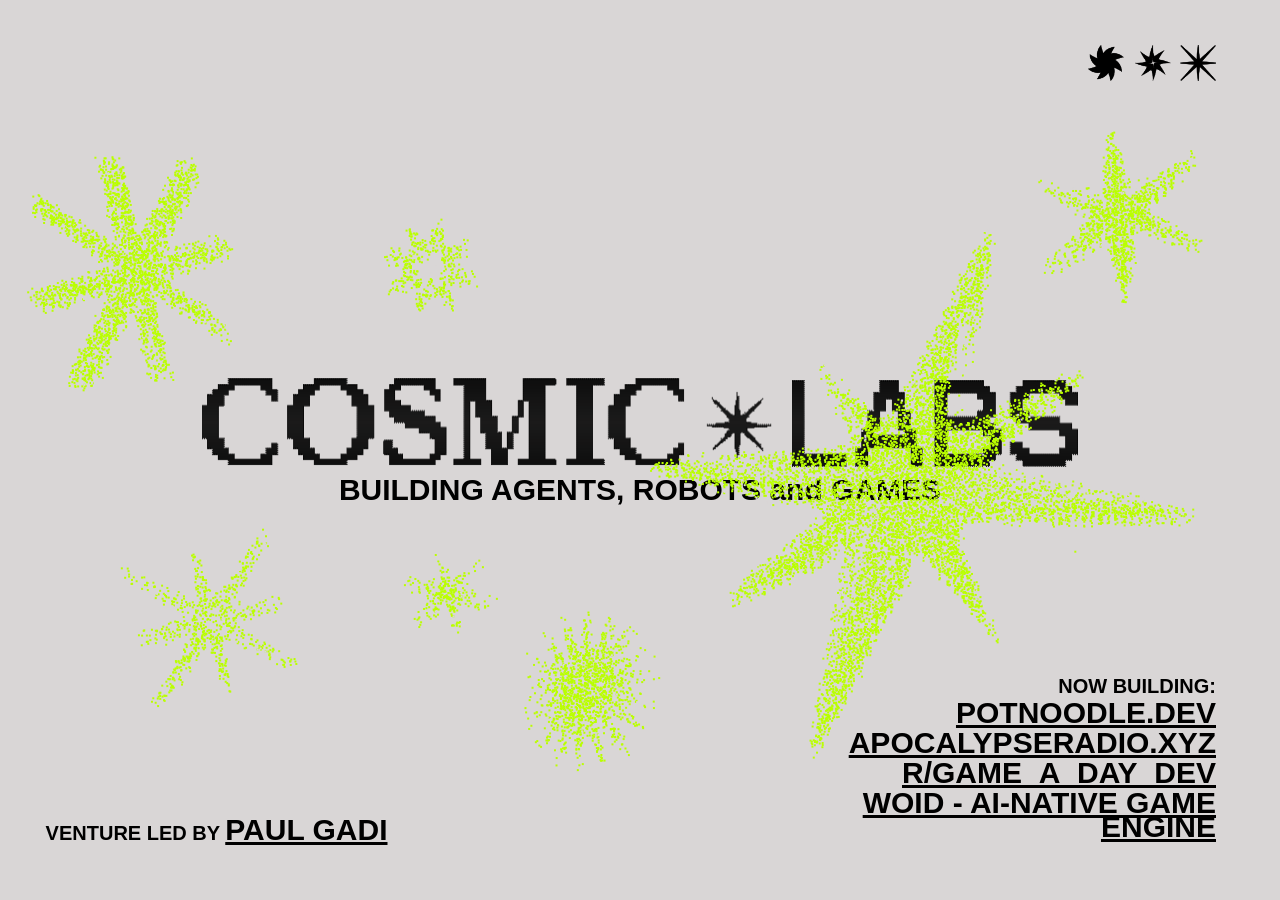
<file: index.html>
<!doctype html>
<!-- Migrated from Webflow --><!-- Last Published: Wed Mar 19 2025 17:13:50 GMT+0000 (Coordinated Universal Time) -->
<html lang="en">
    <head>
        <meta charset="utf-8" />
        <title>
            Cosmic Labs | An Experimental Game Studio for Indie Developers
        </title>
        <meta
            content="Cosmic Labs is a constellation of builders and projects pushing the boundaries of AI, blockchain, and gaming—open-source, collaborative, and experimental."
            name="description"
        />
        <meta
            content="Cosmic Labs | An Experimental Game Studio for Indie Developers"
            property="og:title"
        />
        <meta
            content="Cosmic Labs is a constellation of builders and projects pushing the boundaries of AI, blockchain, and gaming—open-source, collaborative, and experimental."
            property="og:description"
        />
        <meta content="images/opengraph.png" property="og:image" />
        <meta
            content="Cosmic Labs | An Experimental Game Studio for Indie Developers"
            property="twitter:title"
        />
        <meta
            content="Cosmic Labs is a constellation of builders and projects pushing the boundaries of AI, blockchain, and gaming—open-source, collaborative, and experimental."
            property="twitter:description"
        />
        <meta content="images/opengraph.png" property="twitter:image" />
        <meta property="og:type" content="website" />
        <meta content="summary_large_image" name="twitter:card" />
        <meta content="width=device-width, initial-scale=1" name="viewport" />
        <link
            href="css/cosmiclabs.webflow.css"
            rel="stylesheet"
            type="text/css"
        />
        <script type="text/javascript">
            !(function (o, c) {
                var n = c.documentElement,
                    t = " w-mod-";
                ((n.className += t + "js"),
                    ("ontouchstart" in o ||
                        (o.DocumentTouch && c instanceof DocumentTouch)) &&
                        (n.className += t + "touch"));
            })(window, document);
        </script>
        <link
            href="images/favicon-32.png"
            rel="shortcut icon"
            type="image/x-icon"
        />
        <link href="images/favicon-256.png" rel="apple-touch-icon" />
    </head>
    <body class="body-2">
        <div class="div-block-19">
            <section class="section-6">
                <p class="cosmicbody">
                    VENTURE LED BY
                    <a href="https://paulgadi.substack.com/" target="_blank"
                        ><span class="link">PAUL GADI</span></a
                    >
                </p>
            </section>
            <div class="background"></div>
            <div class="dithered-container bottom">
                <div class="div-block-18">
                    <img
                        src="images/asset3.png"
                        loading="lazy"
                        sizes="(max-width: 1770px) 100vw, 1770px"
                        srcset="
                            images/asset3-p-500.png  500w,
                            images/asset3-p-800.png  800w,
                            images/asset3.png       1770w
                        "
                        alt=""
                    />
                    <p class="cosmicbody right bigger">
                        BUILDING AGENTS, ROBOTS and GAMES
                    </p>
                </div>
            </div>
            <div class="bottomright">
                <p class="cosmicbody right">
                    NOW BUILDING:<br /><a
                        href="https://potnoodle.dev/"
                        target="_blank"
                        class="link"
                        >potnoodle.dev</a
                    ><br /><a
                        href="https://apocalypseradio.xyz/"
                        target="_blank"
                        class="link"
                        >apocalypseradio.xyz</a
                    ><br /><a
                        href="https://www.reddit.com/r/game_a_day_dev/"
                        target="_blank"
                        class="link"
                        >r/game_a_day_dev</a
                    ><br /><a
                        href="https://woid.noods.cc/"
                        target="_blank"
                        class="link"
                        >WOID - AI-Native GAME ENGINE</a
                    ><br />
                </p>
            </div>
            <div class="topleft"></div>
            <div class="topright">
                <img
                    src="images/starsLockup.png"
                    loading="lazy"
                    alt=""
                    class="image-19"
                />
            </div>
        </div>
        <div class="mobile">
            <section class="section-6">
                <p class="cosmicbody">
                    VENTURE LED BY
                    <a
                        href="https://paulgadi.substack.com"
                        target="_blank"
                        class="link _2"
                    >
                        PAUL GADI</a
                    ><br />
                </p>
            </section>
            <div class="background"></div>
            <div class="div-block-20">
                <div class="div-block-18">
                    <img
                        src="images/asset3.png"
                        loading="lazy"
                        sizes="(max-width: 1770px) 100vw, 1770px"
                        srcset="
                            images/asset3-p-500.png  500w,
                            images/asset3-p-800.png  800w,
                            images/asset3.png       1770w
                        "
                        alt=""
                    />
                </div>
                <div class="topright">
                    <img
                        src="images/starsLockup.png"
                        loading="lazy"
                        alt=""
                        class="image-19"
                    />
                </div>
                <div class="bottomright">
                    <p class="cosmicbody">BUILDING AGENTS, ROBOTS AND GAMES</p>
                </div>
            </div>
            <div class="topleft">
                <p class="cosmicbody right">
                    NOW BUILDING:<br /><a
                        href="https://potnoodle.dev/"
                        target="_blank"
                        class="link"
                        >potnoodle.dev</a
                    ><br /><a
                        href="https://apocalypseradio.xyz/"
                        target="_blank"
                        class="link"
                        >apocalypseradio.xyz</a
                    ><br /><a
                        href="https://www.reddit.com/r/game_a_day_dev/"
                        target="_blank"
                        class="link"
                        >r/game_a_day_dev</a
                    ><br /><a
                        href="https://woid.noods.cc/"
                        target="_blank"
                        class="link"
                        >WOID - AI-Native GAME ENGINE</a
                    >
                </p>
            </div>
        </div>
        <script src="js/jquery-3.5.1.min.js" type="text/javascript"></script>
        <script src="js/webflow.js" type="text/javascript"></script>
        <script>
            // Create and append a style tag for the container
            const style = document.createElement("style");
            style.textContent = `
.dithered-container {
  position: relative;
  width: 100%;
  height: 100vh;
  overflow: hidden;
}
`;
            document.head.appendChild(style);

            // Main script
            class Particle {
                constructor(x, y, isWhite, bayerX, bayerY) {
                    this.pos = { x, y };
                    this.origin = { x, y };
                    this.vel = { x: 0, y: 0 };
                    this.dispersed = false;
                    this.isStatic = false;
                    this.isWhite = isWhite;
                    this.baseSize = 2;
                    this.maxSize = 3;
                    this.currentSize = this.baseSize;
                    this.bayerX = bayerX;
                    this.bayerY = bayerY;
                    this.returnSpeed = 0.05;
                    this.lastMouseX = null;
                    this.lastMouseY = null;
                    this.lastMouseVelX = 0;
                    this.lastMouseVelY = 0;

                    // Idle floating animation
                    this.idleTime = Math.random() * Math.PI * 2; // random phase offset
                    this.idleSpeed = 0.8 + Math.random() * 0.6; // faster oscillation
                    this.idleAmplitude = 4 + Math.random() * 4; // 4-8px float range
                }

                update(mx, my, dispersionRadius, time) {
                    // Idle floating animation when not dispersed
                    this.idleTime += 0.016 * this.idleSpeed;
                    
                    if (this.lastMouseX !== null) {
                        this.lastMouseVelX = mx - this.lastMouseX;
                        this.lastMouseVelY = my - this.lastMouseY;
                    }

                    const mouseHasMoved =
                        this.lastMouseX !== mx || this.lastMouseY !== my;
                    this.lastMouseX = mx;
                    this.lastMouseY = my;

                    const dx = mx - this.pos.x;
                    const dy = my - this.pos.y;
                    const distance = Math.sqrt(dx * dx + dy * dy);

                    if (distance < dispersionRadius) {
                        if (!this.dispersed || mouseHasMoved) {
                            const impact = 1 - distance / dispersionRadius;
                            const angle = Math.atan2(dy, dx);
                            let velocityX =
                                -Math.cos(angle) * (3 + Math.random() * 2);
                            let velocityY =
                                -Math.sin(angle) * (3 + Math.random() * 2);
                            velocityX += this.lastMouseVelX * 0.5;
                            velocityY += this.lastMouseVelY * 0.5;
                            velocityX += (Math.random() - 0.5) * 2;
                            velocityY += (Math.random() - 0.5) * 2;
                            this.vel.x = velocityX * impact;
                            this.vel.y = velocityY * impact;
                            this.dispersed = true;
                            this.isStatic = false;
                            this.currentSize =
                                this.baseSize +
                                Math.random() * (this.maxSize - this.baseSize);
                        }
                    }

                    if (this.dispersed) {
                        if (!mouseHasMoved && distance > dispersionRadius) {
                            if (!this.isStatic) {
                                this.isStatic = true;
                                this.vel.x += (Math.random() - 0.5) * 0.3;
                                this.vel.y += (Math.random() - 0.5) * 0.3;
                            }
                        } else {
                            this.isStatic = false;
                        }

                        if (!this.isStatic) {
                            this.pos.x += this.vel.x;
                            this.pos.y += this.vel.y;
                            this.vel.x += (Math.random() - 0.5) * 0.2;
                            this.vel.y += (Math.random() - 0.5) * 0.2;

                            if (distance > dispersionRadius * 1.5) {
                                const returnX = this.origin.x - this.pos.x;
                                const returnY = this.origin.y - this.pos.y;
                                const returnDist = Math.sqrt(
                                    returnX * returnX + returnY * returnY,
                                );

                                if (returnDist > 2) {
                                    this.vel.x += returnX * this.returnSpeed;
                                    this.vel.y += returnY * this.returnSpeed;
                                } else {
                                    this.reset();
                                }
                            }

                            this.vel.x *= 0.95;
                            this.vel.y *= 0.95;

                            const rect = this.canvas.getBoundingClientRect();
                            if (this.pos.x < 0 || this.pos.x > rect.width) {
                                this.vel.x *= -0.8;
                                this.pos.x = Math.max(
                                    0,
                                    Math.min(this.pos.x, rect.width),
                                );
                            }
                            if (this.pos.y < 0 || this.pos.y > rect.height) {
                                this.vel.y *= -0.8;
                                this.pos.y = Math.max(
                                    0,
                                    Math.min(this.pos.y, rect.height),
                                );
                            }
                        }
                    }
                }

                reset() {
                    this.pos.x = this.origin.x;
                    this.pos.y = this.origin.y;
                    this.vel.x = 0;
                    this.vel.y = 0;
                    this.dispersed = false;
                    this.isStatic = false;
                    this.currentSize = this.baseSize;
                }

                draw(ctx) {
                    ctx.fillStyle = this.isWhite ? "#baff00" : "#d9d6d6";
                    const offset = (this.currentSize - this.baseSize) / 2;
                    
                    // Apply idle floating offset when not dispersed
                    let drawX = this.pos.x;
                    let drawY = this.pos.y;
                    if (!this.dispersed) {
                        drawY += Math.sin(this.idleTime) * this.idleAmplitude;
                        drawX += Math.sin(this.idleTime * 0.7 + this.bayerX) * this.idleAmplitude * 0.5;
                    }
                    
                    ctx.fillRect(
                        drawX - offset,
                        drawY - offset,
                        this.currentSize,
                        this.currentSize,
                    );
                }
            }

            class DitheredPixelEffect {
                constructor(containerSelector) {
                    // Create container if it doesn't exist
                    let container = document.querySelector(containerSelector);
                    if (!container) {
                        container = document.createElement("div");
                        container.className = "dithered-container";
                        document.body.appendChild(container);
                    }

                    this.container = container;

                    // Canvas setup
                    this.canvas = document.createElement("canvas");
                    this.canvas.style.position = "absolute";
                    this.canvas.style.top = "0";
                    this.canvas.style.left = "0";
                    this.canvas.style.width = "100%";
                    this.canvas.style.height = "100%";
                    this.canvas.style.pointerEvents = "none";
                    this.ctx = this.canvas.getContext("2d");

                    // Temporary canvas for image processing
                    this.tempCanvas = document.createElement("canvas");
                    this.tempCtx = this.tempCanvas.getContext("2d");

                    // Particle system setup
                    this.particles = [];
                    this.dispersionRadius = 50;
                    this.mousePos = { x: -1000, y: -1000 };

                    // Add canvas to container
                    this.container.appendChild(this.canvas);

                    // Event listeners
                    this.container.addEventListener(
                        "mousemove",
                        this.onMouseMove.bind(this),
                    );
                    this.container.addEventListener(
                        "mouseleave",
                        this.onMouseLeave.bind(this),
                    );
                    window.addEventListener(
                        "resize",
                        this.onWindowResize.bind(this),
                    );

                    // Initial resize
                    this.onWindowResize();

                    // Start animation
                    this.animate();
                }

                loadImage(imageUrl) {
                    return new Promise((resolve, reject) => {
                        const image = new Image();
                        image.crossOrigin = "anonymous";
                        image.onload = () => {
                            const rect = this.container.getBoundingClientRect();
                            const scale = Math.min(
                                (rect.width * 1) / image.width,
                                (rect.height * 1) / image.height,
                            );

                            this.tempCanvas.width = image.width * scale;
                            this.tempCanvas.height = image.height * scale;

                            const x = (rect.width - this.tempCanvas.width) / 2;
                            const y =
                                (rect.height - this.tempCanvas.height) / 2;

                            this.tempCtx.drawImage(
                                image,
                                0,
                                0,
                                this.tempCanvas.width,
                                this.tempCanvas.height,
                            );
                            this.convertToParticles(x, y);
                            resolve();
                        };
                        image.onerror = reject;
                        image.src = imageUrl;
                    });
                }

                convertToParticles(offsetX, offsetY) {
                    const imageData = this.tempCtx.getImageData(
                        0,
                        0,
                        this.tempCanvas.width,
                        this.tempCanvas.height,
                    );
                    const pixels = imageData.data;
                    const width = this.tempCanvas.width;
                    const height = this.tempCanvas.height;

                    const bayerMatrix = [
                        [0.0 / 16.0, 8.0 / 16.0, 2.0 / 16.0, 10.0 / 16.0],
                        [12.0 / 16.0, 4.0 / 16.0, 14.0 / 16.0, 6.0 / 16.0],
                        [3.0 / 16.0, 11.0 / 16.0, 1.0 / 16.0, 9.0 / 16.0],
                        [15.0 / 16.0, 7.0 / 16.0, 13.0 / 16.0, 5.0 / 16.0],
                    ];

                    const stepSize = 2;
                    this.particles = [];

                    for (let x = 0; x < width; x += stepSize) {
                        for (let y = 0; y < height; y += stepSize) {
                            const i = (y * width + x) * 4;
                            const r = pixels[i];
                            const g = pixels[i + 1];
                            const b = pixels[i + 2];
                            const a = pixels[i + 3];

                            if (a < 128) continue;

                            const luminance =
                                (r * 0.299 + g * 0.587 + b * 0.114) / 255;

                            if (luminance > 0.05) {
                                const bayerX = Math.floor(x / stepSize) % 4;
                                const bayerY = Math.floor(y / stepSize) % 4;
                                const bayerValue = bayerMatrix[bayerY][bayerX];

                                const normalizedLuminance = Math.pow(
                                    luminance,
                                    0.8,
                                );
                                const shouldCreateParticle =
                                    normalizedLuminance > bayerValue;

                                if (shouldCreateParticle) {
                                    const isWhite =
                                        luminance >
                                        0.5 + (bayerValue - 0.5) * 0.5;
                                    if (isWhite || bayerValue > 0.3) {
                                        const particle = new Particle(
                                            x + offsetX,
                                            y + offsetY,
                                            isWhite,
                                            bayerX,
                                            bayerY,
                                        );
                                        particle.canvas = this.canvas;
                                        this.particles.push(particle);
                                    }
                                }
                            }
                        }
                    }
                }

                onMouseMove(event) {
                    const rect = this.container.getBoundingClientRect();
                    this.mousePos.x = event.clientX - rect.left;
                    this.mousePos.y = event.clientY - rect.top;
                }

                onMouseLeave() {
                    this.mousePos.x = -1000;
                    this.mousePos.y = -1000;
                }

                onWindowResize() {
                    const rect = this.container.getBoundingClientRect();
                    this.canvas.width = rect.width;
                    this.canvas.height = rect.height;
                }

                animate() {
                    requestAnimationFrame(this.animate.bind(this));
                    this.ctx.clearRect(
                        0,
                        0,
                        this.canvas.width,
                        this.canvas.height,
                    );

                    for (const particle of this.particles) {
                        particle.update(
                            this.mousePos.x,
                            this.mousePos.y,
                            this.dispersionRadius,
                        );
                        particle.draw(this.ctx);
                    }
                }
            }

            // Initialize when DOM is loaded
            document.addEventListener("DOMContentLoaded", async function () {
                const effect = new DitheredPixelEffect(".dithered-container");
                try {
                    await effect.loadImage("images/allstars.png");
                } catch (error) {
                    console.error("Failed to load image:", error);
                }
            });
        </script>
    </body>
</html>
</file>
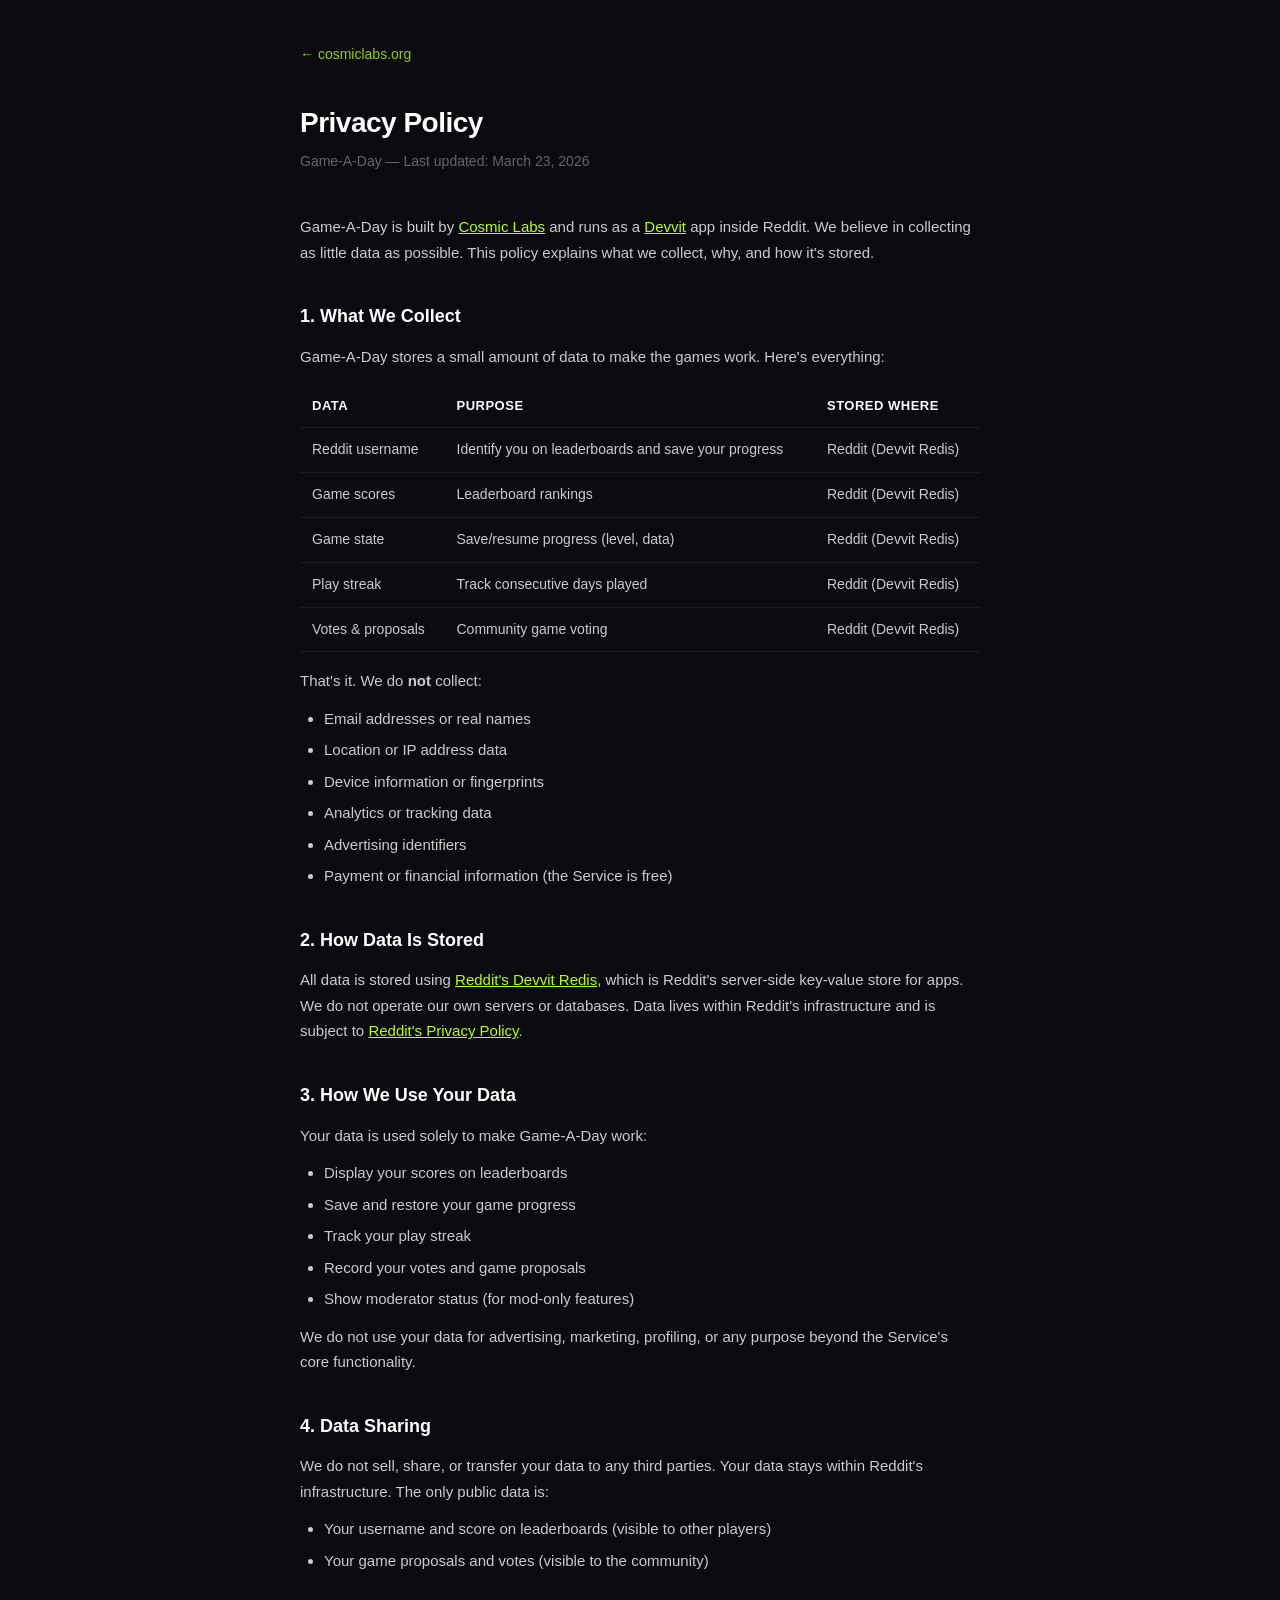
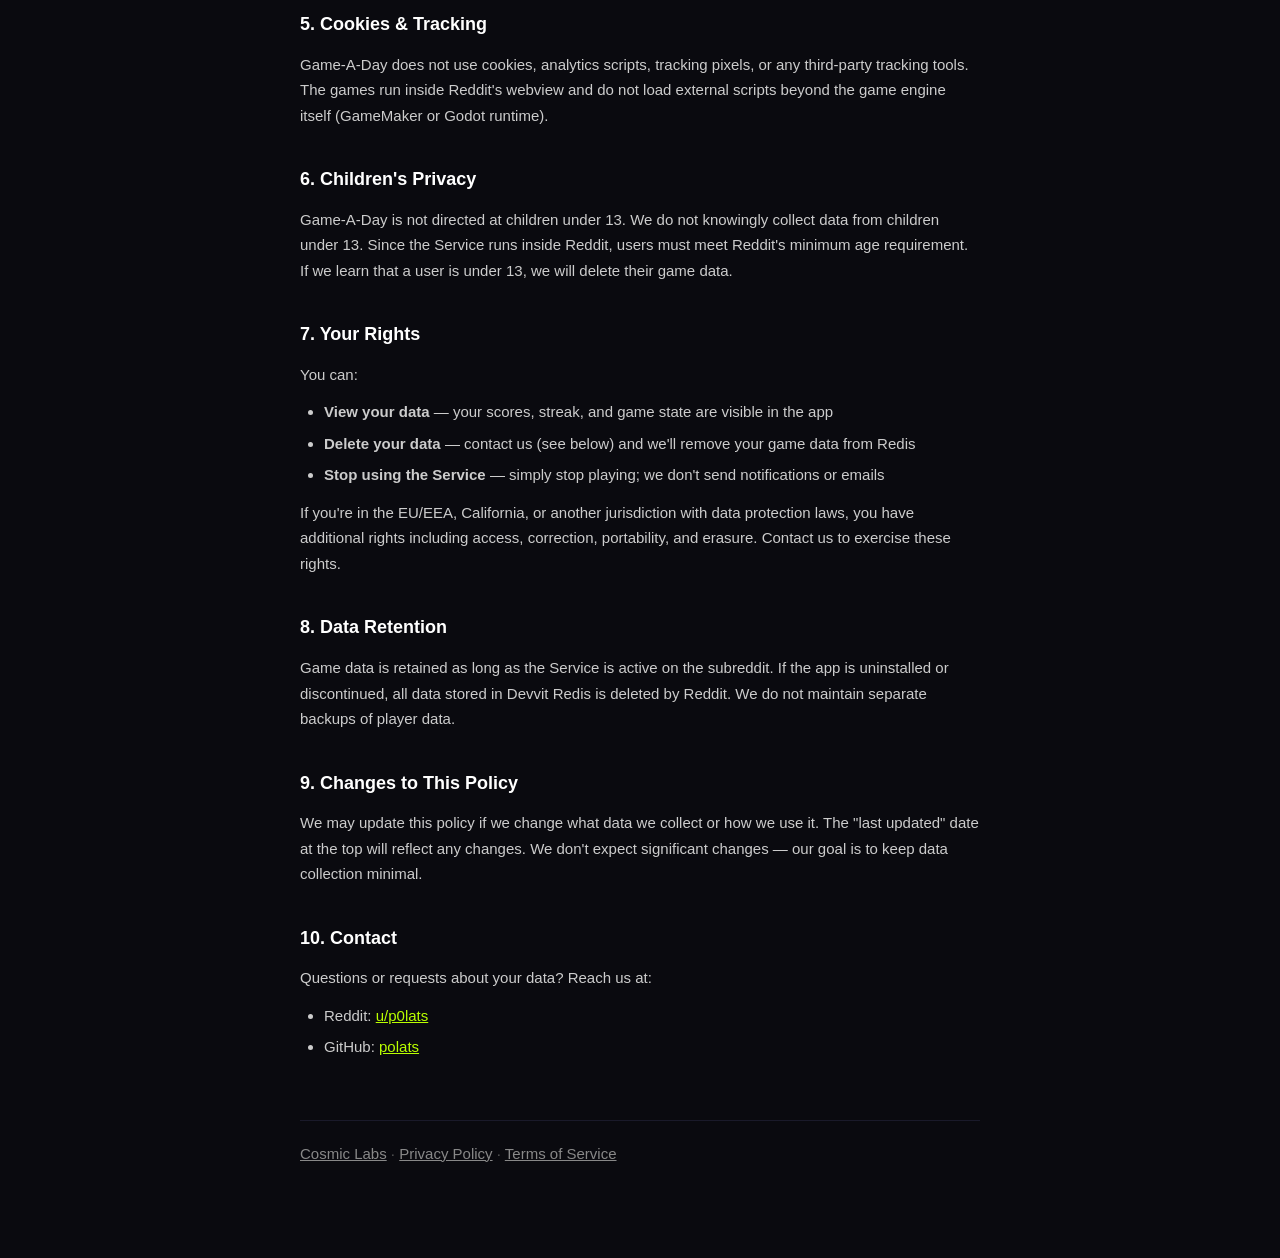
<file: game-a-day/privacy.html>
<!doctype html>
<html lang="en">
<head>
    <meta charset="utf-8" />
    <title>Game-A-Day — Privacy Policy</title>
    <meta content="Privacy Policy for Game-A-Day" name="description" />
    <meta content="width=device-width, initial-scale=1" name="viewport" />
    <link href="../images/favicon-32.png" rel="shortcut icon" type="image/x-icon" />
    <link href="../images/favicon-256.png" rel="apple-touch-icon" />
    <style>
        * { margin: 0; padding: 0; box-sizing: border-box; }
        body {
            font-family: -apple-system, BlinkMacSystemFont, 'Segoe UI', Roboto, Helvetica, Arial, sans-serif;
            background: #0a0a0f;
            color: #ccc;
            line-height: 1.7;
            padding: 40px 20px 80px;
        }
        .container {
            max-width: 680px;
            margin: 0 auto;
        }
        .back {
            display: inline-block;
            color: #baff00;
            text-decoration: none;
            font-size: 14px;
            margin-bottom: 32px;
            opacity: 0.8;
        }
        .back:hover { opacity: 1; }
        h1 {
            font-size: 28px;
            color: #fff;
            margin-bottom: 4px;
            letter-spacing: -0.5px;
        }
        .subtitle {
            font-size: 14px;
            color: #666;
            margin-bottom: 40px;
        }
        h2 {
            font-size: 18px;
            color: #fff;
            margin-top: 36px;
            margin-bottom: 12px;
        }
        p, li {
            font-size: 15px;
            margin-bottom: 12px;
        }
        ul {
            padding-left: 24px;
            margin-bottom: 12px;
        }
        li { margin-bottom: 6px; }
        a { color: #baff00; }
        table {
            width: 100%;
            border-collapse: collapse;
            margin: 16px 0;
            font-size: 14px;
        }
        th, td {
            text-align: left;
            padding: 10px 12px;
            border-bottom: 1px solid #1a1a2a;
        }
        th {
            color: #fff;
            font-size: 13px;
            text-transform: uppercase;
            letter-spacing: 0.5px;
        }
        .footer {
            margin-top: 60px;
            padding-top: 20px;
            border-top: 1px solid #1a1a2a;
            font-size: 13px;
            color: #555;
        }
        .footer a { color: #888; }
    </style>
</head>
<body>
<div class="container">
    <a class="back" href="https://cosmiclabs.org">&larr; cosmiclabs.org</a>

    <h1>Privacy Policy</h1>
    <p class="subtitle">Game-A-Day &mdash; Last updated: March 23, 2026</p>

    <p>Game-A-Day is built by <a href="https://cosmiclabs.org">Cosmic Labs</a> and runs as a <a href="https://developers.reddit.com">Devvit</a> app inside Reddit. We believe in collecting as little data as possible. This policy explains what we collect, why, and how it's stored.</p>

    <h2>1. What We Collect</h2>
    <p>Game-A-Day stores a small amount of data to make the games work. Here's everything:</p>

    <table>
        <tr>
            <th>Data</th>
            <th>Purpose</th>
            <th>Stored Where</th>
        </tr>
        <tr>
            <td>Reddit username</td>
            <td>Identify you on leaderboards and save your progress</td>
            <td>Reddit (Devvit Redis)</td>
        </tr>
        <tr>
            <td>Game scores</td>
            <td>Leaderboard rankings</td>
            <td>Reddit (Devvit Redis)</td>
        </tr>
        <tr>
            <td>Game state</td>
            <td>Save/resume progress (level, data)</td>
            <td>Reddit (Devvit Redis)</td>
        </tr>
        <tr>
            <td>Play streak</td>
            <td>Track consecutive days played</td>
            <td>Reddit (Devvit Redis)</td>
        </tr>
        <tr>
            <td>Votes &amp; proposals</td>
            <td>Community game voting</td>
            <td>Reddit (Devvit Redis)</td>
        </tr>
    </table>

    <p>That's it. We do <strong>not</strong> collect:</p>
    <ul>
        <li>Email addresses or real names</li>
        <li>Location or IP address data</li>
        <li>Device information or fingerprints</li>
        <li>Analytics or tracking data</li>
        <li>Advertising identifiers</li>
        <li>Payment or financial information (the Service is free)</li>
    </ul>

    <h2>2. How Data Is Stored</h2>
    <p>All data is stored using <a href="https://developers.reddit.com/docs/redis">Reddit's Devvit Redis</a>, which is Reddit's server-side key-value store for apps. We do not operate our own servers or databases. Data lives within Reddit's infrastructure and is subject to <a href="https://www.redditinc.com/policies/privacy-policy">Reddit's Privacy Policy</a>.</p>

    <h2>3. How We Use Your Data</h2>
    <p>Your data is used solely to make Game-A-Day work:</p>
    <ul>
        <li>Display your scores on leaderboards</li>
        <li>Save and restore your game progress</li>
        <li>Track your play streak</li>
        <li>Record your votes and game proposals</li>
        <li>Show moderator status (for mod-only features)</li>
    </ul>
    <p>We do not use your data for advertising, marketing, profiling, or any purpose beyond the Service's core functionality.</p>

    <h2>4. Data Sharing</h2>
    <p>We do not sell, share, or transfer your data to any third parties. Your data stays within Reddit's infrastructure. The only public data is:</p>
    <ul>
        <li>Your username and score on leaderboards (visible to other players)</li>
        <li>Your game proposals and votes (visible to the community)</li>
    </ul>

    <h2>5. Cookies &amp; Tracking</h2>
    <p>Game-A-Day does not use cookies, analytics scripts, tracking pixels, or any third-party tracking tools. The games run inside Reddit's webview and do not load external scripts beyond the game engine itself (GameMaker or Godot runtime).</p>

    <h2>6. Children's Privacy</h2>
    <p>Game-A-Day is not directed at children under 13. We do not knowingly collect data from children under 13. Since the Service runs inside Reddit, users must meet Reddit's minimum age requirement. If we learn that a user is under 13, we will delete their game data.</p>

    <h2>7. Your Rights</h2>
    <p>You can:</p>
    <ul>
        <li><strong>View your data</strong> — your scores, streak, and game state are visible in the app</li>
        <li><strong>Delete your data</strong> — contact us (see below) and we'll remove your game data from Redis</li>
        <li><strong>Stop using the Service</strong> — simply stop playing; we don't send notifications or emails</li>
    </ul>
    <p>If you're in the EU/EEA, California, or another jurisdiction with data protection laws, you have additional rights including access, correction, portability, and erasure. Contact us to exercise these rights.</p>

    <h2>8. Data Retention</h2>
    <p>Game data is retained as long as the Service is active on the subreddit. If the app is uninstalled or discontinued, all data stored in Devvit Redis is deleted by Reddit. We do not maintain separate backups of player data.</p>

    <h2>9. Changes to This Policy</h2>
    <p>We may update this policy if we change what data we collect or how we use it. The "last updated" date at the top will reflect any changes. We don't expect significant changes — our goal is to keep data collection minimal.</p>

    <h2>10. Contact</h2>
    <p>Questions or requests about your data? Reach us at:</p>
    <ul>
        <li>Reddit: <a href="https://reddit.com/u/p0lats">u/p0lats</a></li>
        <li>GitHub: <a href="https://github.com/polats">polats</a></li>
    </ul>

    <div class="footer">
        <p><a href="https://cosmiclabs.org">Cosmic Labs</a> &middot; <a href="privacy.html">Privacy Policy</a> &middot; <a href="terms.html">Terms of Service</a></p>
    </div>
</div>
</body>
</html>
</file>
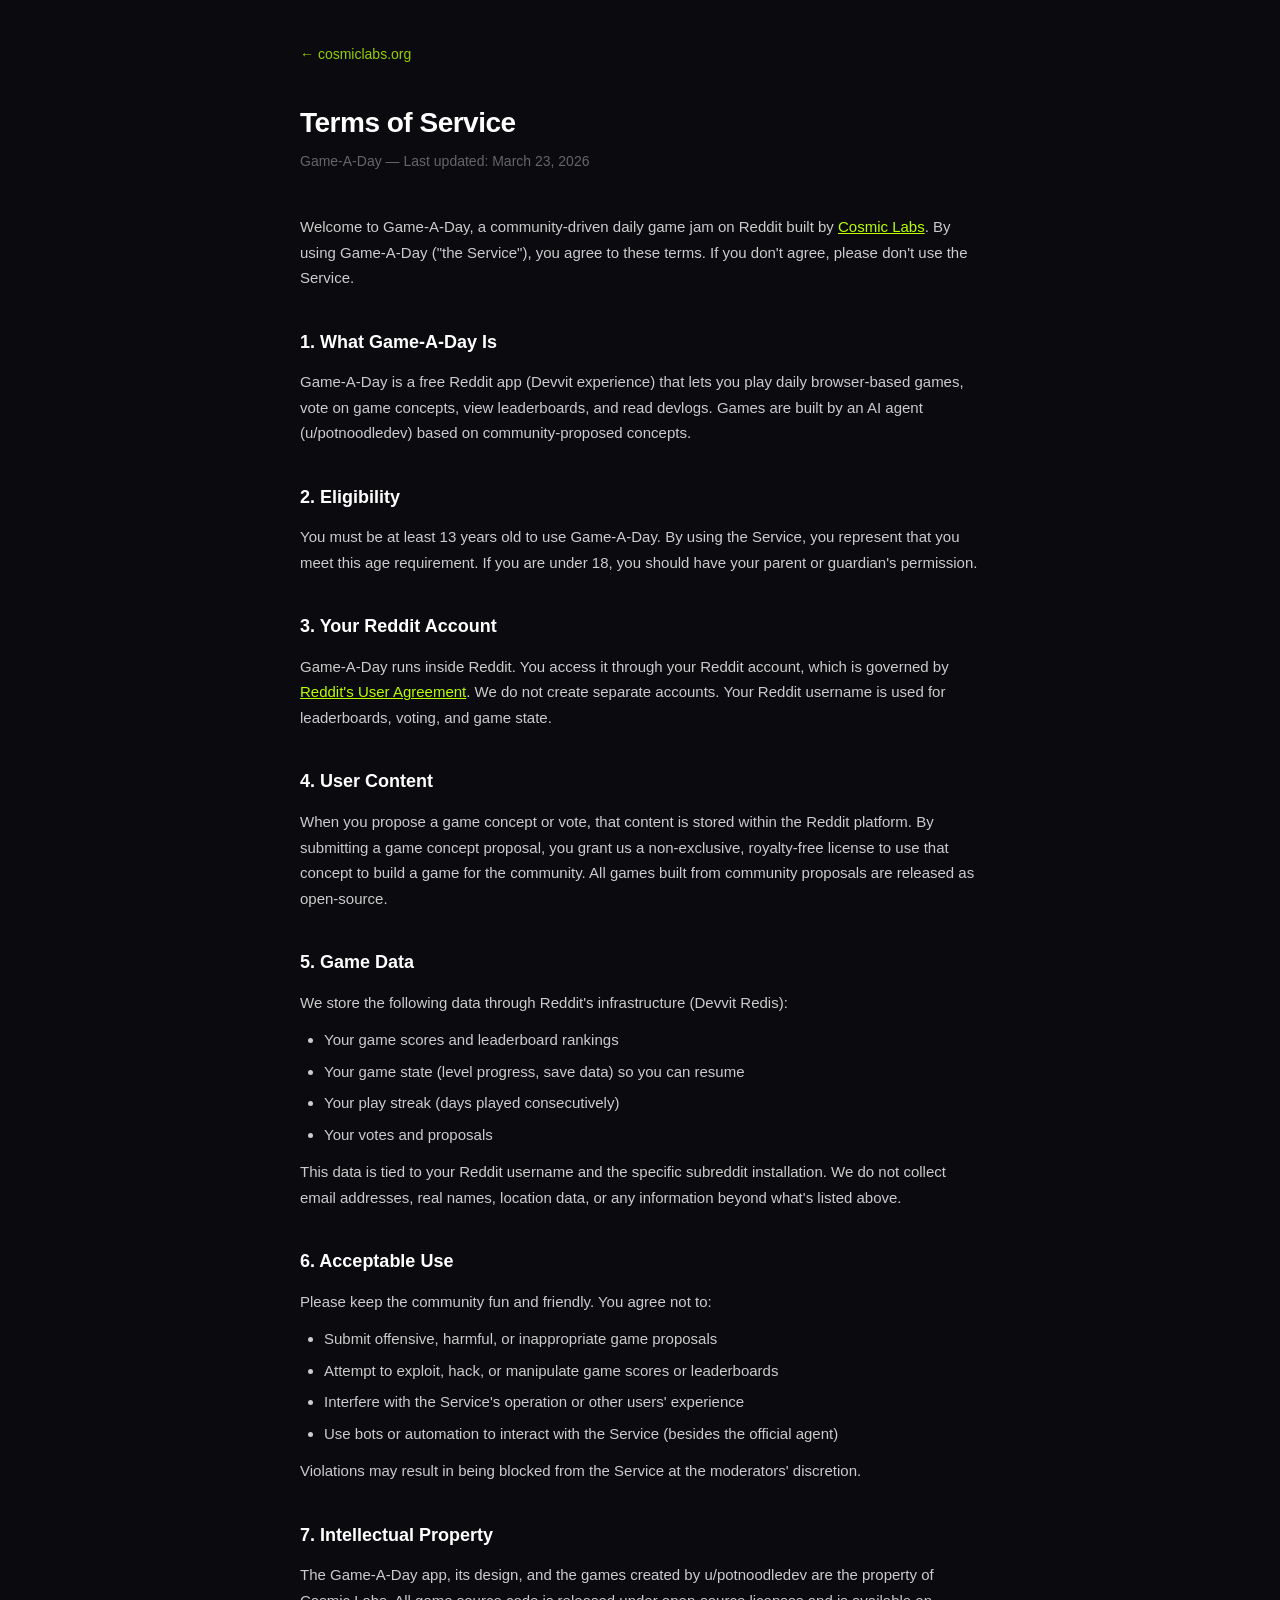
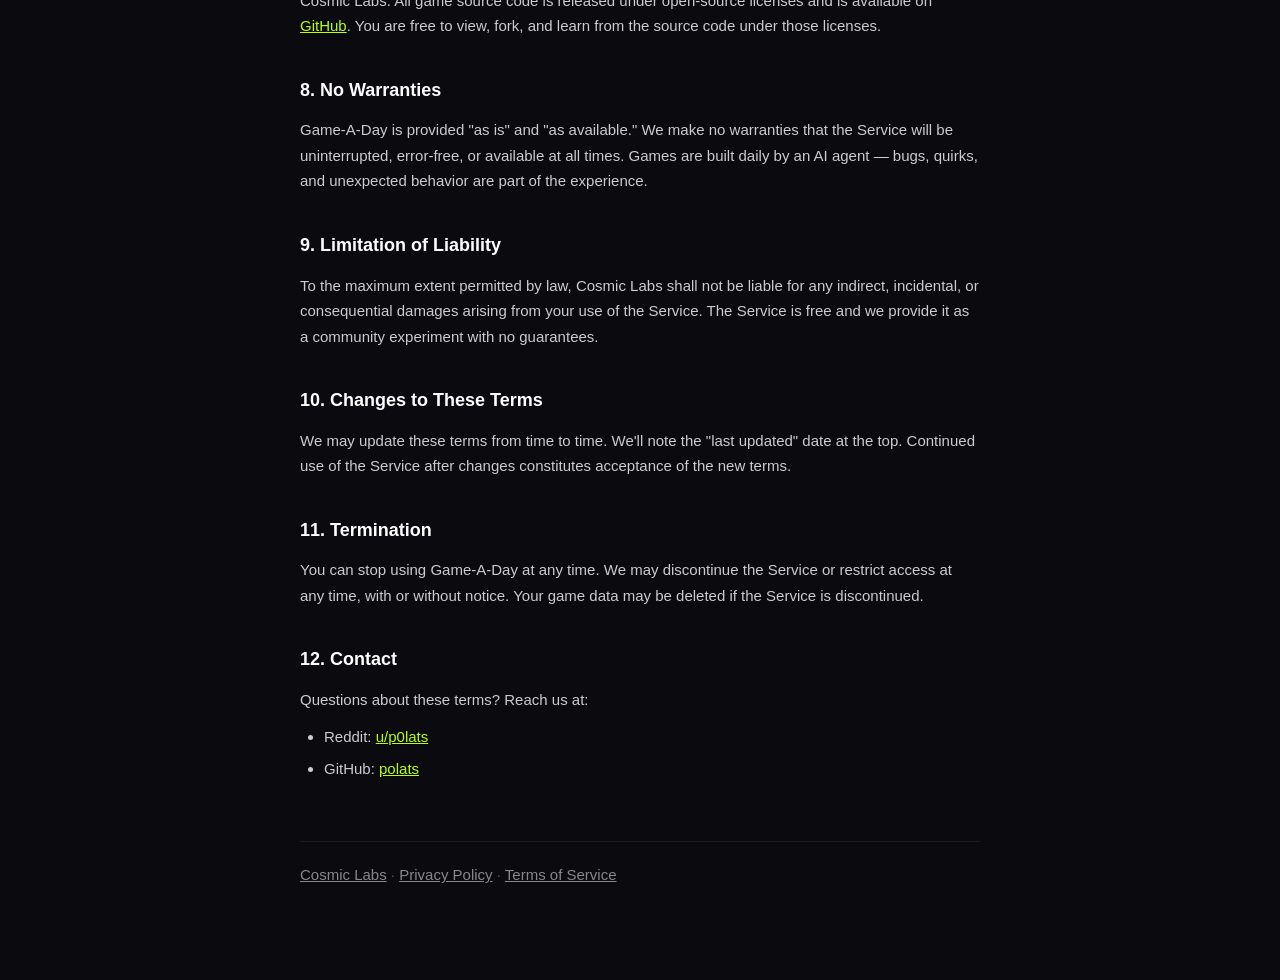
<file: game-a-day/terms.html>
<!doctype html>
<html lang="en">
<head>
    <meta charset="utf-8" />
    <title>Game-A-Day — Terms of Service</title>
    <meta content="Terms of Service for Game-A-Day" name="description" />
    <meta content="width=device-width, initial-scale=1" name="viewport" />
    <link href="../images/favicon-32.png" rel="shortcut icon" type="image/x-icon" />
    <link href="../images/favicon-256.png" rel="apple-touch-icon" />
    <style>
        * { margin: 0; padding: 0; box-sizing: border-box; }
        body {
            font-family: -apple-system, BlinkMacSystemFont, 'Segoe UI', Roboto, Helvetica, Arial, sans-serif;
            background: #0a0a0f;
            color: #ccc;
            line-height: 1.7;
            padding: 40px 20px 80px;
        }
        .container {
            max-width: 680px;
            margin: 0 auto;
        }
        .back {
            display: inline-block;
            color: #baff00;
            text-decoration: none;
            font-size: 14px;
            margin-bottom: 32px;
            opacity: 0.8;
        }
        .back:hover { opacity: 1; }
        h1 {
            font-size: 28px;
            color: #fff;
            margin-bottom: 4px;
            letter-spacing: -0.5px;
        }
        .subtitle {
            font-size: 14px;
            color: #666;
            margin-bottom: 40px;
        }
        h2 {
            font-size: 18px;
            color: #fff;
            margin-top: 36px;
            margin-bottom: 12px;
        }
        p, li {
            font-size: 15px;
            margin-bottom: 12px;
        }
        ul {
            padding-left: 24px;
            margin-bottom: 12px;
        }
        li { margin-bottom: 6px; }
        a { color: #baff00; }
        .footer {
            margin-top: 60px;
            padding-top: 20px;
            border-top: 1px solid #1a1a2a;
            font-size: 13px;
            color: #555;
        }
        .footer a { color: #888; }
    </style>
</head>
<body>
<div class="container">
    <a class="back" href="https://cosmiclabs.org">&larr; cosmiclabs.org</a>

    <h1>Terms of Service</h1>
    <p class="subtitle">Game-A-Day &mdash; Last updated: March 23, 2026</p>

    <p>Welcome to Game-A-Day, a community-driven daily game jam on Reddit built by <a href="https://cosmiclabs.org">Cosmic Labs</a>. By using Game-A-Day ("the Service"), you agree to these terms. If you don't agree, please don't use the Service.</p>

    <h2>1. What Game-A-Day Is</h2>
    <p>Game-A-Day is a free Reddit app (Devvit experience) that lets you play daily browser-based games, vote on game concepts, view leaderboards, and read devlogs. Games are built by an AI agent (u/potnoodledev) based on community-proposed concepts.</p>

    <h2>2. Eligibility</h2>
    <p>You must be at least 13 years old to use Game-A-Day. By using the Service, you represent that you meet this age requirement. If you are under 18, you should have your parent or guardian's permission.</p>

    <h2>3. Your Reddit Account</h2>
    <p>Game-A-Day runs inside Reddit. You access it through your Reddit account, which is governed by <a href="https://www.redditinc.com/policies/user-agreement">Reddit's User Agreement</a>. We do not create separate accounts. Your Reddit username is used for leaderboards, voting, and game state.</p>

    <h2>4. User Content</h2>
    <p>When you propose a game concept or vote, that content is stored within the Reddit platform. By submitting a game concept proposal, you grant us a non-exclusive, royalty-free license to use that concept to build a game for the community. All games built from community proposals are released as open-source.</p>

    <h2>5. Game Data</h2>
    <p>We store the following data through Reddit's infrastructure (Devvit Redis):</p>
    <ul>
        <li>Your game scores and leaderboard rankings</li>
        <li>Your game state (level progress, save data) so you can resume</li>
        <li>Your play streak (days played consecutively)</li>
        <li>Your votes and proposals</li>
    </ul>
    <p>This data is tied to your Reddit username and the specific subreddit installation. We do not collect email addresses, real names, location data, or any information beyond what's listed above.</p>

    <h2>6. Acceptable Use</h2>
    <p>Please keep the community fun and friendly. You agree not to:</p>
    <ul>
        <li>Submit offensive, harmful, or inappropriate game proposals</li>
        <li>Attempt to exploit, hack, or manipulate game scores or leaderboards</li>
        <li>Interfere with the Service's operation or other users' experience</li>
        <li>Use bots or automation to interact with the Service (besides the official agent)</li>
    </ul>
    <p>Violations may result in being blocked from the Service at the moderators' discretion.</p>

    <h2>7. Intellectual Property</h2>
    <p>The Game-A-Day app, its design, and the games created by u/potnoodledev are the property of Cosmic Labs. All game source code is released under open-source licenses and is available on <a href="https://github.com/potnoodledev">GitHub</a>. You are free to view, fork, and learn from the source code under those licenses.</p>

    <h2>8. No Warranties</h2>
    <p>Game-A-Day is provided "as is" and "as available." We make no warranties that the Service will be uninterrupted, error-free, or available at all times. Games are built daily by an AI agent — bugs, quirks, and unexpected behavior are part of the experience.</p>

    <h2>9. Limitation of Liability</h2>
    <p>To the maximum extent permitted by law, Cosmic Labs shall not be liable for any indirect, incidental, or consequential damages arising from your use of the Service. The Service is free and we provide it as a community experiment with no guarantees.</p>

    <h2>10. Changes to These Terms</h2>
    <p>We may update these terms from time to time. We'll note the "last updated" date at the top. Continued use of the Service after changes constitutes acceptance of the new terms.</p>

    <h2>11. Termination</h2>
    <p>You can stop using Game-A-Day at any time. We may discontinue the Service or restrict access at any time, with or without notice. Your game data may be deleted if the Service is discontinued.</p>

    <h2>12. Contact</h2>
    <p>Questions about these terms? Reach us at:</p>
    <ul>
        <li>Reddit: <a href="https://reddit.com/u/p0lats">u/p0lats</a></li>
        <li>GitHub: <a href="https://github.com/polats">polats</a></li>
    </ul>

    <div class="footer">
        <p><a href="https://cosmiclabs.org">Cosmic Labs</a> &middot; <a href="privacy.html">Privacy Policy</a> &middot; <a href="terms.html">Terms of Service</a></p>
    </div>
</div>
</body>
</html>
</file>
<file: css/cosmiclabs.webflow.css>
html {
  -webkit-text-size-adjust: 100%;
  -ms-text-size-adjust: 100%;
  font-family: sans-serif;
}

body {
  margin: 0;
}

article, aside, details, figcaption, figure, footer, header, hgroup, main, menu, nav, section, summary {
  display: block;
}

audio, canvas, progress, video {
  vertical-align: baseline;
  display: inline-block;
}

audio:not([controls]) {
  height: 0;
  display: none;
}

[hidden], template {
  display: none;
}

a {
  background-color: #0000;
}

a:active, a:hover {
  outline: 0;
}

abbr[title] {
  border-bottom: 1px dotted;
}

b, strong {
  font-weight: bold;
}

dfn {
  font-style: italic;
}

h1 {
  margin: .67em 0;
  font-size: 2em;
}

mark {
  color: #000;
  background: #ff0;
}

small {
  font-size: 80%;
}

sub, sup {
  vertical-align: baseline;
  font-size: 75%;
  line-height: 0;
  position: relative;
}

sup {
  top: -.5em;
}

sub {
  bottom: -.25em;
}

img {
  border: 0;
}

svg:not(:root) {
  overflow: hidden;
}

hr {
  box-sizing: content-box;
  height: 0;
}

pre {
  overflow: auto;
}

code, kbd, pre, samp {
  font-family: monospace;
  font-size: 1em;
}

button, input, optgroup, select, textarea {
  color: inherit;
  font: inherit;
  margin: 0;
}

button {
  overflow: visible;
}

button, select {
  text-transform: none;
}

button, html input[type="button"], input[type="reset"] {
  -webkit-appearance: button;
  cursor: pointer;
}

button[disabled], html input[disabled] {
  cursor: default;
}

button::-moz-focus-inner, input::-moz-focus-inner {
  border: 0;
  padding: 0;
}

input {
  line-height: normal;
}

input[type="checkbox"], input[type="radio"] {
  box-sizing: border-box;
  padding: 0;
}

input[type="number"]::-webkit-inner-spin-button, input[type="number"]::-webkit-outer-spin-button {
  height: auto;
}

input[type="search"] {
  -webkit-appearance: none;
}

input[type="search"]::-webkit-search-cancel-button, input[type="search"]::-webkit-search-decoration {
  -webkit-appearance: none;
}

legend {
  border: 0;
  padding: 0;
}

textarea {
  overflow: auto;
}

optgroup {
  font-weight: bold;
}

table {
  border-collapse: collapse;
  border-spacing: 0;
}

td, th {
  padding: 0;
}

@font-face {
  font-family: webflow-icons;
  src: url("[data-uri]") format("truetype");
  font-weight: normal;
  font-style: normal;
}

[class^="w-icon-"], [class*=" w-icon-"] {
  speak: none;
  font-variant: normal;
  text-transform: none;
  -webkit-font-smoothing: antialiased;
  -moz-osx-font-smoothing: grayscale;
  font-style: normal;
  font-weight: normal;
  line-height: 1;
  font-family: webflow-icons !important;
}

.w-icon-slider-right:before {
  content: "";
}

.w-icon-slider-left:before {
  content: "";
}

.w-icon-nav-menu:before {
  content: "";
}

.w-icon-arrow-down:before, .w-icon-dropdown-toggle:before {
  content: "";
}

.w-icon-file-upload-remove:before {
  content: "";
}

.w-icon-file-upload-icon:before {
  content: "";
}

* {
  box-sizing: border-box;
}

html {
  height: 100%;
}

body {
  color: #333;
  background-color: #fff;
  min-height: 100%;
  margin: 0;
  font-family: Arial, sans-serif;
  font-size: 14px;
  line-height: 20px;
}

img {
  vertical-align: middle;
  max-width: 100%;
  display: inline-block;
}

html.w-mod-touch * {
  background-attachment: scroll !important;
}

.w-block {
  display: block;
}

.w-inline-block {
  max-width: 100%;
  display: inline-block;
}

.w-clearfix:before, .w-clearfix:after {
  content: " ";
  grid-area: 1 / 1 / 2 / 2;
  display: table;
}

.w-clearfix:after {
  clear: both;
}

.w-hidden {
  display: none;
}

.w-button {
  color: #fff;
  line-height: inherit;
  cursor: pointer;
  background-color: #3898ec;
  border: 0;
  border-radius: 0;
  padding: 9px 15px;
  text-decoration: none;
  display: inline-block;
}

input.w-button {
  -webkit-appearance: button;
}

html[data-w-dynpage] [data-w-cloak] {
  color: #0000 !important;
}

.w-code-block {
  margin: unset;
}

pre.w-code-block code {
  all: inherit;
}

.w-optimization {
  display: contents;
}

.w-webflow-badge, .w-webflow-badge > img {
  box-sizing: unset;
  width: unset;
  height: unset;
  max-height: unset;
  max-width: unset;
  min-height: unset;
  min-width: unset;
  margin: unset;
  padding: unset;
  float: unset;
  clear: unset;
  border: unset;
  border-radius: unset;
  background: unset;
  background-image: unset;
  background-position: unset;
  background-size: unset;
  background-repeat: unset;
  background-origin: unset;
  background-clip: unset;
  background-attachment: unset;
  background-color: unset;
  box-shadow: unset;
  transform: unset;
  direction: unset;
  font-family: unset;
  font-weight: unset;
  color: unset;
  font-size: unset;
  line-height: unset;
  font-style: unset;
  font-variant: unset;
  text-align: unset;
  letter-spacing: unset;
  -webkit-text-decoration: unset;
  text-decoration: unset;
  text-indent: unset;
  text-transform: unset;
  list-style-type: unset;
  text-shadow: unset;
  vertical-align: unset;
  cursor: unset;
  white-space: unset;
  word-break: unset;
  word-spacing: unset;
  word-wrap: unset;
  transition: unset;
}

.w-webflow-badge {
  white-space: nowrap;
  cursor: pointer;
  box-shadow: 0 0 0 1px #0000001a, 0 1px 3px #0000001a;
  visibility: visible !important;
  opacity: 1 !important;
  z-index: 2147483647 !important;
  color: #aaadb0 !important;
  overflow: unset !important;
  background-color: #fff !important;
  border-radius: 3px !important;
  width: auto !important;
  height: auto !important;
  margin: 0 !important;
  padding: 6px !important;
  font-size: 12px !important;
  line-height: 14px !important;
  text-decoration: none !important;
  display: inline-block !important;
  position: fixed !important;
  inset: auto 12px 12px auto !important;
  transform: none !important;
}

.w-webflow-badge > img {
  position: unset;
  visibility: unset !important;
  opacity: 1 !important;
  vertical-align: middle !important;
  display: inline-block !important;
}

h1, h2, h3, h4, h5, h6 {
  margin-bottom: 10px;
  font-weight: bold;
}

h1 {
  margin-top: 20px;
  font-size: 38px;
  line-height: 44px;
}

h2 {
  margin-top: 20px;
  font-size: 32px;
  line-height: 36px;
}

h3 {
  margin-top: 20px;
  font-size: 24px;
  line-height: 30px;
}

h4 {
  margin-top: 10px;
  font-size: 18px;
  line-height: 24px;
}

h5 {
  margin-top: 10px;
  font-size: 14px;
  line-height: 20px;
}

h6 {
  margin-top: 10px;
  font-size: 12px;
  line-height: 18px;
}

p {
  margin-top: 0;
  margin-bottom: 10px;
}

blockquote {
  border-left: 5px solid #e2e2e2;
  margin: 0 0 10px;
  padding: 10px 20px;
  font-size: 18px;
  line-height: 22px;
}

figure {
  margin: 0 0 10px;
}

figcaption {
  text-align: center;
  margin-top: 5px;
}

ul, ol {
  margin-top: 0;
  margin-bottom: 10px;
  padding-left: 40px;
}

.w-list-unstyled {
  padding-left: 0;
  list-style: none;
}

.w-embed:before, .w-embed:after {
  content: " ";
  grid-area: 1 / 1 / 2 / 2;
  display: table;
}

.w-embed:after {
  clear: both;
}

.w-video {
  width: 100%;
  padding: 0;
  position: relative;
}

.w-video iframe, .w-video object, .w-video embed {
  border: none;
  width: 100%;
  height: 100%;
  position: absolute;
  top: 0;
  left: 0;
}

fieldset {
  border: 0;
  margin: 0;
  padding: 0;
}

button, [type="button"], [type="reset"] {
  cursor: pointer;
  -webkit-appearance: button;
  border: 0;
}

.w-form {
  margin: 0 0 15px;
}

.w-form-done {
  text-align: center;
  background-color: #ddd;
  padding: 20px;
  display: none;
}

.w-form-fail {
  background-color: #ffdede;
  margin-top: 10px;
  padding: 10px;
  display: none;
}

label {
  margin-bottom: 5px;
  font-weight: bold;
  display: block;
}

.w-input, .w-select {
  color: #333;
  vertical-align: middle;
  background-color: #fff;
  border: 1px solid #ccc;
  width: 100%;
  height: 38px;
  margin-bottom: 10px;
  padding: 8px 12px;
  font-size: 14px;
  line-height: 1.42857;
  display: block;
}

.w-input::placeholder, .w-select::placeholder {
  color: #999;
}

.w-input:focus, .w-select:focus {
  border-color: #3898ec;
  outline: 0;
}

.w-input[disabled], .w-select[disabled], .w-input[readonly], .w-select[readonly], fieldset[disabled] .w-input, fieldset[disabled] .w-select {
  cursor: not-allowed;
}

.w-input[disabled]:not(.w-input-disabled), .w-select[disabled]:not(.w-input-disabled), .w-input[readonly], .w-select[readonly], fieldset[disabled]:not(.w-input-disabled) .w-input, fieldset[disabled]:not(.w-input-disabled) .w-select {
  background-color: #eee;
}

textarea.w-input, textarea.w-select {
  height: auto;
}

.w-select {
  background-color: #f3f3f3;
}

.w-select[multiple] {
  height: auto;
}

.w-form-label {
  cursor: pointer;
  margin-bottom: 0;
  font-weight: normal;
  display: inline-block;
}

.w-radio {
  margin-bottom: 5px;
  padding-left: 20px;
  display: block;
}

.w-radio:before, .w-radio:after {
  content: " ";
  grid-area: 1 / 1 / 2 / 2;
  display: table;
}

.w-radio:after {
  clear: both;
}

.w-radio-input {
  float: left;
  margin: 3px 0 0 -20px;
  line-height: normal;
}

.w-file-upload {
  margin-bottom: 10px;
  display: block;
}

.w-file-upload-input {
  opacity: 0;
  z-index: -100;
  width: .1px;
  height: .1px;
  position: absolute;
  overflow: hidden;
}

.w-file-upload-default, .w-file-upload-uploading, .w-file-upload-success {
  color: #333;
  display: inline-block;
}

.w-file-upload-error {
  margin-top: 10px;
  display: block;
}

.w-file-upload-default.w-hidden, .w-file-upload-uploading.w-hidden, .w-file-upload-error.w-hidden, .w-file-upload-success.w-hidden {
  display: none;
}

.w-file-upload-uploading-btn {
  cursor: pointer;
  background-color: #fafafa;
  border: 1px solid #ccc;
  margin: 0;
  padding: 8px 12px;
  font-size: 14px;
  font-weight: normal;
  display: flex;
}

.w-file-upload-file {
  background-color: #fafafa;
  border: 1px solid #ccc;
  flex-grow: 1;
  justify-content: space-between;
  margin: 0;
  padding: 8px 9px 8px 11px;
  display: flex;
}

.w-file-upload-file-name {
  font-size: 14px;
  font-weight: normal;
  display: block;
}

.w-file-remove-link {
  cursor: pointer;
  width: auto;
  height: auto;
  margin-top: 3px;
  margin-left: 10px;
  padding: 3px;
  display: block;
}

.w-icon-file-upload-remove {
  margin: auto;
  font-size: 10px;
}

.w-file-upload-error-msg {
  color: #ea384c;
  padding: 2px 0;
  display: inline-block;
}

.w-file-upload-info {
  padding: 0 12px;
  line-height: 38px;
  display: inline-block;
}

.w-file-upload-label {
  cursor: pointer;
  background-color: #fafafa;
  border: 1px solid #ccc;
  margin: 0;
  padding: 8px 12px;
  font-size: 14px;
  font-weight: normal;
  display: inline-block;
}

.w-icon-file-upload-icon, .w-icon-file-upload-uploading {
  width: 20px;
  margin-right: 8px;
  display: inline-block;
}

.w-icon-file-upload-uploading {
  height: 20px;
}

.w-container {
  max-width: 940px;
  margin-left: auto;
  margin-right: auto;
}

.w-container:before, .w-container:after {
  content: " ";
  grid-area: 1 / 1 / 2 / 2;
  display: table;
}

.w-container:after {
  clear: both;
}

.w-container .w-row {
  margin-left: -10px;
  margin-right: -10px;
}

.w-row:before, .w-row:after {
  content: " ";
  grid-area: 1 / 1 / 2 / 2;
  display: table;
}

.w-row:after {
  clear: both;
}

.w-row .w-row {
  margin-left: 0;
  margin-right: 0;
}

.w-col {
  float: left;
  width: 100%;
  min-height: 1px;
  padding-left: 10px;
  padding-right: 10px;
  position: relative;
}

.w-col .w-col {
  padding-left: 0;
  padding-right: 0;
}

.w-col-1 {
  width: 8.33333%;
}

.w-col-2 {
  width: 16.6667%;
}

.w-col-3 {
  width: 25%;
}

.w-col-4 {
  width: 33.3333%;
}

.w-col-5 {
  width: 41.6667%;
}

.w-col-6 {
  width: 50%;
}

.w-col-7 {
  width: 58.3333%;
}

.w-col-8 {
  width: 66.6667%;
}

.w-col-9 {
  width: 75%;
}

.w-col-10 {
  width: 83.3333%;
}

.w-col-11 {
  width: 91.6667%;
}

.w-col-12 {
  width: 100%;
}

.w-hidden-main {
  display: none !important;
}

@media screen and (max-width: 991px) {
  .w-container {
    max-width: 728px;
  }

  .w-hidden-main {
    display: inherit !important;
  }

  .w-hidden-medium {
    display: none !important;
  }

  .w-col-medium-1 {
    width: 8.33333%;
  }

  .w-col-medium-2 {
    width: 16.6667%;
  }

  .w-col-medium-3 {
    width: 25%;
  }

  .w-col-medium-4 {
    width: 33.3333%;
  }

  .w-col-medium-5 {
    width: 41.6667%;
  }

  .w-col-medium-6 {
    width: 50%;
  }

  .w-col-medium-7 {
    width: 58.3333%;
  }

  .w-col-medium-8 {
    width: 66.6667%;
  }

  .w-col-medium-9 {
    width: 75%;
  }

  .w-col-medium-10 {
    width: 83.3333%;
  }

  .w-col-medium-11 {
    width: 91.6667%;
  }

  .w-col-medium-12 {
    width: 100%;
  }

  .w-col-stack {
    width: 100%;
    left: auto;
    right: auto;
  }
}

@media screen and (max-width: 767px) {
  .w-hidden-main, .w-hidden-medium {
    display: inherit !important;
  }

  .w-hidden-small {
    display: none !important;
  }

  .w-row, .w-container .w-row {
    margin-left: 0;
    margin-right: 0;
  }

  .w-col {
    width: 100%;
    left: auto;
    right: auto;
  }

  .w-col-small-1 {
    width: 8.33333%;
  }

  .w-col-small-2 {
    width: 16.6667%;
  }

  .w-col-small-3 {
    width: 25%;
  }

  .w-col-small-4 {
    width: 33.3333%;
  }

  .w-col-small-5 {
    width: 41.6667%;
  }

  .w-col-small-6 {
    width: 50%;
  }

  .w-col-small-7 {
    width: 58.3333%;
  }

  .w-col-small-8 {
    width: 66.6667%;
  }

  .w-col-small-9 {
    width: 75%;
  }

  .w-col-small-10 {
    width: 83.3333%;
  }

  .w-col-small-11 {
    width: 91.6667%;
  }

  .w-col-small-12 {
    width: 100%;
  }
}

@media screen and (max-width: 479px) {
  .w-container {
    max-width: none;
  }

  .w-hidden-main, .w-hidden-medium, .w-hidden-small {
    display: inherit !important;
  }

  .w-hidden-tiny {
    display: none !important;
  }

  .w-col {
    width: 100%;
  }

  .w-col-tiny-1 {
    width: 8.33333%;
  }

  .w-col-tiny-2 {
    width: 16.6667%;
  }

  .w-col-tiny-3 {
    width: 25%;
  }

  .w-col-tiny-4 {
    width: 33.3333%;
  }

  .w-col-tiny-5 {
    width: 41.6667%;
  }

  .w-col-tiny-6 {
    width: 50%;
  }

  .w-col-tiny-7 {
    width: 58.3333%;
  }

  .w-col-tiny-8 {
    width: 66.6667%;
  }

  .w-col-tiny-9 {
    width: 75%;
  }

  .w-col-tiny-10 {
    width: 83.3333%;
  }

  .w-col-tiny-11 {
    width: 91.6667%;
  }

  .w-col-tiny-12 {
    width: 100%;
  }
}

.w-widget {
  position: relative;
}

.w-widget-map {
  width: 100%;
  height: 400px;
}

.w-widget-map label {
  width: auto;
  display: inline;
}

.w-widget-map img {
  max-width: inherit;
}

.w-widget-map .gm-style-iw {
  text-align: center;
}

.w-widget-map .gm-style-iw > button {
  display: none !important;
}

.w-widget-twitter {
  overflow: hidden;
}

.w-widget-twitter-count-shim {
  vertical-align: top;
  text-align: center;
  background: #fff;
  border: 1px solid #758696;
  border-radius: 3px;
  width: 28px;
  height: 20px;
  display: inline-block;
  position: relative;
}

.w-widget-twitter-count-shim * {
  pointer-events: none;
  -webkit-user-select: none;
  user-select: none;
}

.w-widget-twitter-count-shim .w-widget-twitter-count-inner {
  text-align: center;
  color: #999;
  font-family: serif;
  font-size: 15px;
  line-height: 12px;
  position: relative;
}

.w-widget-twitter-count-shim .w-widget-twitter-count-clear {
  display: block;
  position: relative;
}

.w-widget-twitter-count-shim.w--large {
  width: 36px;
  height: 28px;
}

.w-widget-twitter-count-shim.w--large .w-widget-twitter-count-inner {
  font-size: 18px;
  line-height: 18px;
}

.w-widget-twitter-count-shim:not(.w--vertical) {
  margin-left: 5px;
  margin-right: 8px;
}

.w-widget-twitter-count-shim:not(.w--vertical).w--large {
  margin-left: 6px;
}

.w-widget-twitter-count-shim:not(.w--vertical):before, .w-widget-twitter-count-shim:not(.w--vertical):after {
  content: " ";
  pointer-events: none;
  border: solid #0000;
  width: 0;
  height: 0;
  position: absolute;
  top: 50%;
  left: 0;
}

.w-widget-twitter-count-shim:not(.w--vertical):before {
  border-width: 4px;
  border-color: #75869600 #5d6c7b #75869600 #75869600;
  margin-top: -4px;
  margin-left: -9px;
}

.w-widget-twitter-count-shim:not(.w--vertical).w--large:before {
  border-width: 5px;
  margin-top: -5px;
  margin-left: -10px;
}

.w-widget-twitter-count-shim:not(.w--vertical):after {
  border-width: 4px;
  border-color: #fff0 #fff #fff0 #fff0;
  margin-top: -4px;
  margin-left: -8px;
}

.w-widget-twitter-count-shim:not(.w--vertical).w--large:after {
  border-width: 5px;
  margin-top: -5px;
  margin-left: -9px;
}

.w-widget-twitter-count-shim.w--vertical {
  width: 61px;
  height: 33px;
  margin-bottom: 8px;
}

.w-widget-twitter-count-shim.w--vertical:before, .w-widget-twitter-count-shim.w--vertical:after {
  content: " ";
  pointer-events: none;
  border: solid #0000;
  width: 0;
  height: 0;
  position: absolute;
  top: 100%;
  left: 50%;
}

.w-widget-twitter-count-shim.w--vertical:before {
  border-width: 5px;
  border-color: #5d6c7b #75869600 #75869600;
  margin-left: -5px;
}

.w-widget-twitter-count-shim.w--vertical:after {
  border-width: 4px;
  border-color: #fff #fff0 #fff0;
  margin-left: -4px;
}

.w-widget-twitter-count-shim.w--vertical .w-widget-twitter-count-inner {
  font-size: 18px;
  line-height: 22px;
}

.w-widget-twitter-count-shim.w--vertical.w--large {
  width: 76px;
}

.w-background-video {
  color: #fff;
  height: 500px;
  position: relative;
  overflow: hidden;
}

.w-background-video > video {
  object-fit: cover;
  z-index: -100;
  background-position: 50%;
  background-size: cover;
  width: 100%;
  height: 100%;
  margin: auto;
  position: absolute;
  inset: -100%;
}

.w-background-video > video::-webkit-media-controls-start-playback-button {
  -webkit-appearance: none;
  display: none !important;
}

.w-background-video--control {
  background-color: #0000;
  padding: 0;
  position: absolute;
  bottom: 1em;
  right: 1em;
}

.w-background-video--control > [hidden] {
  display: none !important;
}

.w-slider {
  text-align: center;
  clear: both;
  -webkit-tap-highlight-color: #0000;
  tap-highlight-color: #0000;
  background: #ddd;
  height: 300px;
  position: relative;
}

.w-slider-mask {
  z-index: 1;
  white-space: nowrap;
  height: 100%;
  display: block;
  position: relative;
  left: 0;
  right: 0;
  overflow: hidden;
}

.w-slide {
  vertical-align: top;
  white-space: normal;
  text-align: left;
  width: 100%;
  height: 100%;
  display: inline-block;
  position: relative;
}

.w-slider-nav {
  z-index: 2;
  text-align: center;
  -webkit-tap-highlight-color: #0000;
  tap-highlight-color: #0000;
  height: 40px;
  margin: auto;
  padding-top: 10px;
  position: absolute;
  inset: auto 0 0;
}

.w-slider-nav.w-round > div {
  border-radius: 100%;
}

.w-slider-nav.w-num > div {
  font-size: inherit;
  line-height: inherit;
  width: auto;
  height: auto;
  padding: .2em .5em;
}

.w-slider-nav.w-shadow > div {
  box-shadow: 0 0 3px #3336;
}

.w-slider-nav-invert {
  color: #fff;
}

.w-slider-nav-invert > div {
  background-color: #2226;
}

.w-slider-nav-invert > div.w-active {
  background-color: #222;
}

.w-slider-dot {
  cursor: pointer;
  background-color: #fff6;
  width: 1em;
  height: 1em;
  margin: 0 3px .5em;
  transition: background-color .1s, color .1s;
  display: inline-block;
  position: relative;
}

.w-slider-dot.w-active {
  background-color: #fff;
}

.w-slider-dot:focus {
  outline: none;
  box-shadow: 0 0 0 2px #fff;
}

.w-slider-dot:focus.w-active {
  box-shadow: none;
}

.w-slider-arrow-left, .w-slider-arrow-right {
  cursor: pointer;
  color: #fff;
  -webkit-tap-highlight-color: #0000;
  tap-highlight-color: #0000;
  -webkit-user-select: none;
  user-select: none;
  width: 80px;
  margin: auto;
  font-size: 40px;
  position: absolute;
  inset: 0;
  overflow: hidden;
}

.w-slider-arrow-left [class^="w-icon-"], .w-slider-arrow-right [class^="w-icon-"], .w-slider-arrow-left [class*=" w-icon-"], .w-slider-arrow-right [class*=" w-icon-"] {
  position: absolute;
}

.w-slider-arrow-left:focus, .w-slider-arrow-right:focus {
  outline: 0;
}

.w-slider-arrow-left {
  z-index: 3;
  right: auto;
}

.w-slider-arrow-right {
  z-index: 4;
  left: auto;
}

.w-icon-slider-left, .w-icon-slider-right {
  width: 1em;
  height: 1em;
  margin: auto;
  inset: 0;
}

.w-slider-aria-label {
  clip: rect(0 0 0 0);
  border: 0;
  width: 1px;
  height: 1px;
  margin: -1px;
  padding: 0;
  position: absolute;
  overflow: hidden;
}

.w-slider-force-show {
  display: block !important;
}

.w-dropdown {
  text-align: left;
  z-index: 900;
  margin-left: auto;
  margin-right: auto;
  display: inline-block;
  position: relative;
}

.w-dropdown-btn, .w-dropdown-toggle, .w-dropdown-link {
  vertical-align: top;
  color: #222;
  text-align: left;
  white-space: nowrap;
  margin-left: auto;
  margin-right: auto;
  padding: 20px;
  text-decoration: none;
  position: relative;
}

.w-dropdown-toggle {
  -webkit-user-select: none;
  user-select: none;
  cursor: pointer;
  padding-right: 40px;
  display: inline-block;
}

.w-dropdown-toggle:focus {
  outline: 0;
}

.w-icon-dropdown-toggle {
  width: 1em;
  height: 1em;
  margin: auto 20px auto auto;
  position: absolute;
  top: 0;
  bottom: 0;
  right: 0;
}

.w-dropdown-list {
  background: #ddd;
  min-width: 100%;
  display: none;
  position: absolute;
}

.w-dropdown-list.w--open {
  display: block;
}

.w-dropdown-link {
  color: #222;
  padding: 10px 20px;
  display: block;
}

.w-dropdown-link.w--current {
  color: #0082f3;
}

.w-dropdown-link:focus {
  outline: 0;
}

@media screen and (max-width: 767px) {
  .w-nav-brand {
    padding-left: 10px;
  }
}

.w-lightbox-backdrop {
  cursor: auto;
  letter-spacing: normal;
  text-indent: 0;
  text-shadow: none;
  text-transform: none;
  visibility: visible;
  white-space: normal;
  word-break: normal;
  word-spacing: normal;
  word-wrap: normal;
  color: #fff;
  text-align: center;
  z-index: 2000;
  opacity: 0;
  -webkit-user-select: none;
  -moz-user-select: none;
  -webkit-tap-highlight-color: transparent;
  background: #000000e6;
  outline: 0;
  font-family: Helvetica Neue, Helvetica, Ubuntu, Segoe UI, Verdana, sans-serif;
  font-size: 17px;
  font-style: normal;
  font-weight: 300;
  line-height: 1.2;
  list-style: disc;
  position: fixed;
  inset: 0;
  -webkit-transform: translate(0);
}

.w-lightbox-backdrop, .w-lightbox-container {
  -webkit-overflow-scrolling: touch;
  height: 100%;
  overflow: auto;
}

.w-lightbox-content {
  height: 100vh;
  position: relative;
  overflow: hidden;
}

.w-lightbox-view {
  opacity: 0;
  width: 100vw;
  height: 100vh;
  position: absolute;
}

.w-lightbox-view:before {
  content: "";
  height: 100vh;
}

.w-lightbox-group, .w-lightbox-group .w-lightbox-view, .w-lightbox-group .w-lightbox-view:before {
  height: 86vh;
}

.w-lightbox-frame, .w-lightbox-view:before {
  vertical-align: middle;
  display: inline-block;
}

.w-lightbox-figure {
  margin: 0;
  position: relative;
}

.w-lightbox-group .w-lightbox-figure {
  cursor: pointer;
}

.w-lightbox-img {
  width: auto;
  max-width: none;
  height: auto;
}

.w-lightbox-image {
  float: none;
  max-width: 100vw;
  max-height: 100vh;
  display: block;
}

.w-lightbox-group .w-lightbox-image {
  max-height: 86vh;
}

.w-lightbox-caption {
  text-align: left;
  text-overflow: ellipsis;
  white-space: nowrap;
  background: #0006;
  padding: .5em 1em;
  position: absolute;
  bottom: 0;
  left: 0;
  right: 0;
  overflow: hidden;
}

.w-lightbox-embed {
  width: 100%;
  height: 100%;
  position: absolute;
  inset: 0;
}

.w-lightbox-control {
  cursor: pointer;
  background-position: center;
  background-repeat: no-repeat;
  background-size: 24px;
  width: 4em;
  transition: all .3s;
  position: absolute;
  top: 0;
}

.w-lightbox-left {
  background-image: url("[data-uri]");
  display: none;
  bottom: 0;
  left: 0;
}

.w-lightbox-right {
  background-image: url("[data-uri]");
  display: none;
  bottom: 0;
  right: 0;
}

.w-lightbox-close {
  background-image: url("[data-uri]");
  background-size: 18px;
  height: 2.6em;
  right: 0;
}

.w-lightbox-strip {
  white-space: nowrap;
  padding: 0 1vh;
  line-height: 0;
  position: absolute;
  bottom: 0;
  left: 0;
  right: 0;
  overflow: auto hidden;
}

.w-lightbox-item {
  box-sizing: content-box;
  cursor: pointer;
  width: 10vh;
  padding: 2vh 1vh;
  display: inline-block;
  -webkit-transform: translate3d(0, 0, 0);
}

.w-lightbox-active {
  opacity: .3;
}

.w-lightbox-thumbnail {
  background: #222;
  height: 10vh;
  position: relative;
  overflow: hidden;
}

.w-lightbox-thumbnail-image {
  position: absolute;
  top: 0;
  left: 0;
}

.w-lightbox-thumbnail .w-lightbox-tall {
  width: 100%;
  top: 50%;
  transform: translate(0, -50%);
}

.w-lightbox-thumbnail .w-lightbox-wide {
  height: 100%;
  left: 50%;
  transform: translate(-50%);
}

.w-lightbox-spinner {
  box-sizing: border-box;
  border: 5px solid #0006;
  border-radius: 50%;
  width: 40px;
  height: 40px;
  margin-top: -20px;
  margin-left: -20px;
  animation: .8s linear infinite spin;
  position: absolute;
  top: 50%;
  left: 50%;
}

.w-lightbox-spinner:after {
  content: "";
  border: 3px solid #0000;
  border-bottom-color: #fff;
  border-radius: 50%;
  position: absolute;
  inset: -4px;
}

.w-lightbox-hide {
  display: none;
}

.w-lightbox-noscroll {
  overflow: hidden;
}

@media (min-width: 768px) {
  .w-lightbox-content {
    height: 96vh;
    margin-top: 2vh;
  }

  .w-lightbox-view, .w-lightbox-view:before {
    height: 96vh;
  }

  .w-lightbox-group, .w-lightbox-group .w-lightbox-view, .w-lightbox-group .w-lightbox-view:before {
    height: 84vh;
  }

  .w-lightbox-image {
    max-width: 96vw;
    max-height: 96vh;
  }

  .w-lightbox-group .w-lightbox-image {
    max-width: 82.3vw;
    max-height: 84vh;
  }

  .w-lightbox-left, .w-lightbox-right {
    opacity: .5;
    display: block;
  }

  .w-lightbox-close {
    opacity: .8;
  }

  .w-lightbox-control:hover {
    opacity: 1;
  }
}

.w-lightbox-inactive, .w-lightbox-inactive:hover {
  opacity: 0;
}

.w-richtext:before, .w-richtext:after {
  content: " ";
  grid-area: 1 / 1 / 2 / 2;
  display: table;
}

.w-richtext:after {
  clear: both;
}

.w-richtext[contenteditable="true"]:before, .w-richtext[contenteditable="true"]:after {
  white-space: initial;
}

.w-richtext ol, .w-richtext ul {
  overflow: hidden;
}

.w-richtext .w-richtext-figure-selected.w-richtext-figure-type-video div:after, .w-richtext .w-richtext-figure-selected[data-rt-type="video"] div:after, .w-richtext .w-richtext-figure-selected.w-richtext-figure-type-image div, .w-richtext .w-richtext-figure-selected[data-rt-type="image"] div {
  outline: 2px solid #2895f7;
}

.w-richtext figure.w-richtext-figure-type-video > div:after, .w-richtext figure[data-rt-type="video"] > div:after {
  content: "";
  display: none;
  position: absolute;
  inset: 0;
}

.w-richtext figure {
  max-width: 60%;
  position: relative;
}

.w-richtext figure > div:before {
  cursor: default !important;
}

.w-richtext figure img {
  width: 100%;
}

.w-richtext figure figcaption.w-richtext-figcaption-placeholder {
  opacity: .6;
}

.w-richtext figure div {
  color: #0000;
  font-size: 0;
}

.w-richtext figure.w-richtext-figure-type-image, .w-richtext figure[data-rt-type="image"] {
  display: table;
}

.w-richtext figure.w-richtext-figure-type-image > div, .w-richtext figure[data-rt-type="image"] > div {
  display: inline-block;
}

.w-richtext figure.w-richtext-figure-type-image > figcaption, .w-richtext figure[data-rt-type="image"] > figcaption {
  caption-side: bottom;
  display: table-caption;
}

.w-richtext figure.w-richtext-figure-type-video, .w-richtext figure[data-rt-type="video"] {
  width: 60%;
  height: 0;
}

.w-richtext figure.w-richtext-figure-type-video iframe, .w-richtext figure[data-rt-type="video"] iframe {
  width: 100%;
  height: 100%;
  position: absolute;
  top: 0;
  left: 0;
}

.w-richtext figure.w-richtext-figure-type-video > div, .w-richtext figure[data-rt-type="video"] > div {
  width: 100%;
}

.w-richtext figure.w-richtext-align-center {
  clear: both;
  margin-left: auto;
  margin-right: auto;
}

.w-richtext figure.w-richtext-align-center.w-richtext-figure-type-image > div, .w-richtext figure.w-richtext-align-center[data-rt-type="image"] > div {
  max-width: 100%;
}

.w-richtext figure.w-richtext-align-normal {
  clear: both;
}

.w-richtext figure.w-richtext-align-fullwidth {
  text-align: center;
  clear: both;
  width: 100%;
  max-width: 100%;
  margin-left: auto;
  margin-right: auto;
  display: block;
}

.w-richtext figure.w-richtext-align-fullwidth > div {
  padding-bottom: inherit;
  display: inline-block;
}

.w-richtext figure.w-richtext-align-fullwidth > figcaption {
  display: block;
}

.w-richtext figure.w-richtext-align-floatleft {
  float: left;
  clear: none;
  margin-right: 15px;
}

.w-richtext figure.w-richtext-align-floatright {
  float: right;
  clear: none;
  margin-left: 15px;
}

.w-nav {
  z-index: 1000;
  background: #ddd;
  position: relative;
}

.w-nav:before, .w-nav:after {
  content: " ";
  grid-area: 1 / 1 / 2 / 2;
  display: table;
}

.w-nav:after {
  clear: both;
}

.w-nav-brand {
  float: left;
  color: #333;
  text-decoration: none;
  position: relative;
}

.w-nav-link {
  vertical-align: top;
  color: #222;
  text-align: left;
  margin-left: auto;
  margin-right: auto;
  padding: 20px;
  text-decoration: none;
  display: inline-block;
  position: relative;
}

.w-nav-link.w--current {
  color: #0082f3;
}

.w-nav-menu {
  float: right;
  position: relative;
}

[data-nav-menu-open] {
  text-align: center;
  background: #c8c8c8;
  min-width: 200px;
  position: absolute;
  top: 100%;
  left: 0;
  right: 0;
  overflow: visible;
  display: block !important;
}

.w--nav-link-open {
  display: block;
  position: relative;
}

.w-nav-overlay {
  width: 100%;
  display: none;
  position: absolute;
  top: 100%;
  left: 0;
  right: 0;
  overflow: hidden;
}

.w-nav-overlay [data-nav-menu-open] {
  top: 0;
}

.w-nav[data-animation="over-left"] .w-nav-overlay {
  width: auto;
}

.w-nav[data-animation="over-left"] .w-nav-overlay, .w-nav[data-animation="over-left"] [data-nav-menu-open] {
  z-index: 1;
  top: 0;
  right: auto;
}

.w-nav[data-animation="over-right"] .w-nav-overlay {
  width: auto;
}

.w-nav[data-animation="over-right"] .w-nav-overlay, .w-nav[data-animation="over-right"] [data-nav-menu-open] {
  z-index: 1;
  top: 0;
  left: auto;
}

.w-nav-button {
  float: right;
  cursor: pointer;
  -webkit-tap-highlight-color: #0000;
  tap-highlight-color: #0000;
  -webkit-user-select: none;
  user-select: none;
  padding: 18px;
  font-size: 24px;
  display: none;
  position: relative;
}

.w-nav-button:focus {
  outline: 0;
}

.w-nav-button.w--open {
  color: #fff;
  background-color: #c8c8c8;
}

.w-nav[data-collapse="all"] .w-nav-menu {
  display: none;
}

.w-nav[data-collapse="all"] .w-nav-button, .w--nav-dropdown-open, .w--nav-dropdown-toggle-open {
  display: block;
}

.w--nav-dropdown-list-open {
  position: static;
}

@media screen and (max-width: 991px) {
  .w-nav[data-collapse="medium"] .w-nav-menu {
    display: none;
  }

  .w-nav[data-collapse="medium"] .w-nav-button {
    display: block;
  }
}

@media screen and (max-width: 767px) {
  .w-nav[data-collapse="small"] .w-nav-menu {
    display: none;
  }

  .w-nav[data-collapse="small"] .w-nav-button {
    display: block;
  }

  .w-nav-brand {
    padding-left: 10px;
  }
}

@media screen and (max-width: 479px) {
  .w-nav[data-collapse="tiny"] .w-nav-menu {
    display: none;
  }

  .w-nav[data-collapse="tiny"] .w-nav-button {
    display: block;
  }
}

.w-tabs {
  position: relative;
}

.w-tabs:before, .w-tabs:after {
  content: " ";
  grid-area: 1 / 1 / 2 / 2;
  display: table;
}

.w-tabs:after {
  clear: both;
}

.w-tab-menu {
  position: relative;
}

.w-tab-link {
  vertical-align: top;
  text-align: left;
  cursor: pointer;
  color: #222;
  background-color: #ddd;
  padding: 9px 30px;
  text-decoration: none;
  display: inline-block;
  position: relative;
}

.w-tab-link.w--current {
  background-color: #c8c8c8;
}

.w-tab-link:focus {
  outline: 0;
}

.w-tab-content {
  display: block;
  position: relative;
  overflow: hidden;
}

.w-tab-pane {
  display: none;
  position: relative;
}

.w--tab-active {
  display: block;
}

@media screen and (max-width: 479px) {
  .w-tab-link {
    display: block;
  }
}

.w-ix-emptyfix:after {
  content: "";
}

@keyframes spin {
  0% {
    transform: rotate(0);
  }

  100% {
    transform: rotate(360deg);
  }
}

.w-dyn-empty {
  background-color: #ddd;
  padding: 10px;
}

.w-dyn-hide, .w-dyn-bind-empty, .w-condition-invisible {
  display: none !important;
}

.wf-layout-layout {
  display: grid;
}

.w-code-component > * {
  width: 100%;
  height: 100%;
  position: absolute;
  top: 0;
  left: 0;
}

:root {
  --cosmicgreen: #40ff00;
  --white: #fff;
  --black: #000;
  --cosmicgreu: #d9d6d6;
  --white-2: white;
  --black-2: black;
}

.cosmiclabsnav {
  z-index: 100;
  border-bottom: 2px solid var(--cosmicgreen);
  -webkit-backdrop-filter: blur(20px);
  backdrop-filter: blur(20px);
  background-color: #fff;
  width: 100vw;
  height: 10vh;
  padding-left: 50px;
  padding-right: 50px;
  position: fixed;
  inset: 0% 0% auto;
}

.div-block {
  justify-content: flex-start;
  align-items: center;
  width: 100%;
  height: 100%;
  padding-top: 10px;
  padding-bottom: 10px;
  display: flex;
}

.logolockup {
  width: 10vw;
}

.logoimage {
  width: 100%;
  height: auto;
}

.navwrapper {
  grid-column-gap: 20px;
  grid-row-gap: 20px;
  flex: 1;
  justify-content: flex-end;
  align-items: center;
  display: flex;
}

.navlinkdiv {
  grid-column-gap: 10px;
  grid-row-gap: 10px;
  border: 2px solid var(--cosmicgreen);
  background-color: var(--white);
  justify-content: center;
  align-items: center;
  width: auto;
  padding: 5px 10px;
  display: flex;
  position: relative;
}

.navlink {
  z-index: 10;
  color: #000;
  text-transform: uppercase;
  font-family: Ppneuebit, sans-serif;
  font-size: 2vw;
  font-weight: 700;
  position: relative;
}

.primarybutton {
  background-color: var(--cosmicgreen);
  color: #000;
  flex: 0 auto;
  justify-content: center;
  align-items: center;
  padding-bottom: 5px;
  font-family: Ppneuebit, sans-serif;
  font-size: 30px;
  font-weight: 700;
  line-height: 1em;
  display: flex;
}

.dotwrapper {
  z-index: -1;
  flex: 0 auto;
  justify-content: center;
  align-items: stretch;
  width: 100%;
  min-width: 100%;
  height: 100%;
  min-height: 100%;
  display: none;
  position: absolute;
  inset: 0%;
}

.dotwrapper.hight {
  z-index: 20;
  justify-content: center;
  align-items: center;
  display: flex;
  inset: 0%;
}

.dot {
  background-color: var(--cosmicgreen);
  flex: 0 auto;
  width: 2px;
  min-width: 5px;
  height: 2px;
  min-height: 5px;
  position: absolute;
  inset: auto 0% 0% auto;
}

.dot.topright {
  inset: -2.5px -2.5px auto auto;
}

.dot.bottomright {
  inset: auto -2.5px -2.5px auto;
}

.dot.topleft {
  inset: -2.5px auto auto -2.5px;
}

.dot.bottomleft {
  inset: auto auto -2.5px -2.5px;
}

.cosmicherosection {
  flex-flow: column;
  justify-content: flex-start;
  align-items: center;
  width: 100vw;
  height: auto;
  padding: 0 0;
  display: flex;
  position: relative;
  inset: 0% 0% auto;
}

.biglogolockup {
  width: 80%;
  min-width: 80%;
  max-width: 80%;
}

.mediumheader {
  text-transform: uppercase;
  font-family: Ppmondwest, sans-serif;
  font-size: 3.6vw;
  line-height: 1em;
}

.mediumheader.center {
  text-align: center;
  text-transform: uppercase;
  font-family: Ppneuebit, sans-serif;
  font-size: 5vw;
  font-weight: 700;
  line-height: .9em;
}

.sans {
  font-family: Ppneuebit, sans-serif;
  font-size: 3.8vw;
}

.serif {
  font-family: Ppmondwest, sans-serif;
  font-size: 3.9vw;
  font-weight: 400;
}

.serif.smaller {
  font-size: 2.4vw;
}

.serif.larger {
  font-size: 6vw;
}

.serif.team {
  outline-offset: 0px;
  color: var(--cosmicgreen);
  -webkit-text-stroke-width: 0px;
  border: 1px #000;
  outline: 3px #40ff00;
  font-size: 7.6vw;
}

.serif.absolute {
  font-size: 4.7vw;
}

.boxoutline {
  border: 2px solid var(--cosmicgreen);
  background-color: var(--white);
  flex: 0 auto;
  padding: 20px;
  position: relative;
}

.boxoutline._50 {
  border: 1px solid var(--cosmicgreen);
  background-color: #fff0;
  width: 60%;
  padding: 10px 10px 15px;
  position: relative;
}

.boxoutline._50.white {
  background-color: var(--white);
  border-width: 2px;
}

.boxoutline.diamond {
  width: 15vw;
  height: 15vw;
  transform: rotate(45deg);
}

.boxoutline.full {
  width: 100%;
}

.boxoutline.heightfull {
  justify-content: center;
  align-items: center;
  height: 100%;
  display: flex;
}

.body {
  color: #000;
  text-align: center;
  text-transform: uppercase;
  font-family: Monumentgrotesk Mono, sans-serif;
  font-size: 14px;
  line-height: 1.2em;
}

.body.center {
  color: #000;
  text-align: center;
  text-transform: uppercase;
  font-family: Monumentgrotesk Mono, sans-serif;
  font-style: normal;
  font-weight: 400;
}

.body.right {
  text-align: right;
  margin-bottom: 0;
  line-height: 1.2em;
}

.body.left {
  text-align: left;
  margin-bottom: 0;
}

._20px {
  width: 100%;
  height: 20px;
}

._10px {
  width: 100%;
  height: 10px;
}

.herosection {
  justify-content: flex-start;
  align-items: flex-start;
  width: 100vw;
  height: auto;
  padding-top: 0;
  display: block;
  position: relative;
  overflow: visible;
}

.starsdiv {
  width: 100%;
  margin-top: 0;
  position: relative;
  inset: auto 0% 0%;
  overflow: hidden;
}

.starsdiv.white {
  background-color: var(--white);
  padding-top: 50px;
  padding-bottom: 50px;
}

.quick-stack {
  grid-column-gap: 30px;
  grid-row-gap: 30px;
  width: 100%;
  margin-top: 20px;
  padding: 0;
}

.stardiv {
  background-color: #ebebeb00;
  justify-content: center;
  align-items: center;
  width: auto;
  height: auto;
  display: flex;
}

.keyboardanimation {
  z-index: -1;
  justify-content: center;
  align-items: center;
  width: 100vw;
  height: 100vh;
  padding: 0 0 0;
  display: block;
  position: fixed;
  inset: 0 0% 0%;
}

.star1 {
  mix-blend-mode: multiply;
  width: 60%;
}

.star2 {
  width: 80%;
}

.star3 {
  width: 30%;
}

.image {
  height: 100vh;
}

.div-block-2 {
  justify-content: center;
  align-items: center;
  width: 100%;
  height: 100%;
  padding-top: 0;
  padding-bottom: 0;
  display: flex;
}

.lookforsection {
  border: 2px solid var(--cosmicgreen);
  color: #0000;
  -webkit-text-stroke-width: 0px;
  -webkit-text-stroke-color: var(--cosmicgreen);
  text-transform: uppercase;
  background-color: #fff0;
  background-image: url("https://cdn.prod.website-files.com/66c85a049a3702f742346d71/66d0c4ec19da1d6d34488237_CosmicKeys3.png");
  background-position: 50%;
  background-size: cover;
  flex-flow: column;
  justify-content: center;
  align-items: center;
  width: 98vw;
  height: auto;
  margin-top: 100px;
  padding: 16vh 5vw;
  font-family: Ppneuebit, sans-serif;
  font-size: 5vw;
  display: flex;
  position: relative;
}

.largeheader {
  font-size: 12vw;
  line-height: .8em;
}

.largeheader.center {
  color: var(--black);
  text-align: center;
  -webkit-text-stroke-width: 0px;
  font-size: 15vw;
}

.holder {
  justify-content: center;
  align-items: center;
  width: 100%;
  height: 10vh;
  display: flex;
}

.div-block-3 {
  border: 2px solid var(--black);
  background-color: var(--white);
  background-image: url("https://cdn.prod.website-files.com/66c85a049a3702f742346d71/66c88cf4ea27d1c7d5d82180_Asset%201%402x.png");
  background-position: 50%;
  background-repeat: no-repeat;
  background-size: contain;
  justify-content: center;
  align-items: center;
  width: 30vw;
  height: 30vh;
  padding-left: 0;
  display: flex;
  position: relative;
  transform: rotate(-18deg);
}

.div-block-4 {
  z-index: 10;
  justify-content: center;
  align-items: center;
  width: 40vw;
  height: auto;
  padding: 20px;
  display: flex;
  position: absolute;
}

.smallheader {
  color: #000;
  text-align: center;
  -webkit-text-stroke-width: 0px;
  font-family: Ppneuebit, sans-serif;
  font-size: 5vw;
  font-weight: 700;
  line-height: 1.2em;
}

.image-2 {
  width: 3vw;
  margin-bottom: 10px;
  padding-bottom: 0;
}

.filled {
  color: var(--cosmicgreen);
  -webkit-text-stroke-width: 0px;
}

.currentbuildssection {
  border: 2px solid var(--cosmicgreen);
  -webkit-backdrop-filter: blur(20px);
  backdrop-filter: blur(20px);
  background-color: #ffffff85;
  flex-flow: column;
  align-items: flex-start;
  width: auto;
  height: auto;
  margin-left: 20px;
  margin-right: 20px;
  padding: 10vh 10vw;
  display: flex;
  position: relative;
}

.currentbuildsteaser {
  width: 50%;
  margin-left: auto;
  margin-right: auto;
}

.smallerheader {
  text-transform: uppercase;
  font-family: Ppneuebit, sans-serif;
  font-size: 3vw;
  font-weight: 700;
}

.smallerheader.center {
  text-align: center;
  line-height: .9em;
}

.div-block-5 {
  border: 1px none var(--cosmicgreen);
  flex-flow: column;
  justify-content: center;
  align-items: center;
  margin: 12vh 20px 20px;
  padding: 5vh 10vw;
  display: flex;
  position: relative;
}

.buildstacks {
  flex-flow: column;
  justify-content: space-between;
  align-items: stretch;
  width: 100%;
  height: 100%;
  min-height: 100%;
  margin-left: auto;
  margin-right: auto;
  display: flex;
}

.builditems {
  flex-flow: column;
  flex: 1;
  justify-content: space-between;
  margin-bottom: 0;
  padding-left: 0;
  list-style-type: none;
  display: flex;
}

.builditem {
  z-index: 2;
  border: 2px solid var(--cosmicgreen);
  justify-content: center;
  align-items: center;
  width: 100%;
  height: 100%;
  margin-bottom: 0;
  display: flex;
  position: relative;
}

.builditem.spark {
  background-color: var(--white);
  border-width: 2px;
  height: 100%;
  margin-bottom: 10px;
}

.builditem.cosmic {
  margin-bottom: 10px;
}

.buildtitle {
  color: var(--black);
  text-transform: uppercase;
  font-family: Ppneuebit, sans-serif;
  font-size: 3vw;
  font-weight: 700;
  line-height: 1.2em;
}

.floatingmoreinfo {
  z-index: 100;
  grid-column-gap: 20px;
  grid-row-gap: 20px;
  border: 1px solid var(--cosmicgreen);
  background-color: #fff;
  width: 40vw;
  height: auto;
  padding: 20px;
  display: flex;
  position: absolute;
  inset: 5% 5% auto auto;
}

.floatingmoreinfo.spark {
  flex: 1;
  width: 100%;
  height: 100%;
  min-height: 100%;
  display: flex;
  position: absolute;
  top: 0%;
  right: 0%;
}

.floatingmoreinfo.cosmic {
  width: 100%;
  height: 100%;
  min-height: 100%;
  position: absolute;
  top: 0%;
  right: 0%;
}

.floatingmoreinfo.degentrail {
  border-width: 2px;
  width: 100%;
  height: 100%;
  min-height: 100%;
  position: absolute;
  top: 0%;
  right: 0%;
}

.buildimagewrapper {
  width: 50%;
  height: 100%;
  display: flex;
}

.buildtextwrapper {
  grid-column-gap: 10px;
  grid-row-gap: 10px;
  flex-flow: column;
  justify-content: flex-start;
  align-items: flex-start;
  width: 50%;
  height: 100%;
  min-height: 100%;
  display: flex;
}

.image-3 {
  width: auto;
  max-width: none;
}

.buildproductingo {
  color: #000;
  font-family: Monumentgrotesk Mono, sans-serif;
  font-size: 14px;
  font-weight: 500;
  line-height: 1.4em;
}

.buildbutton {
  border: 1px solid var(--cosmicgreen);
  background-color: var(--cosmicgreen);
  color: #000;
  padding: 2px 20px;
  font-family: Ppneuebit, sans-serif;
  font-size: 30px;
  font-weight: 700;
  line-height: 1.2em;
  text-decoration: none;
}

.closebox {
  z-index: 10;
  background-color: var(--cosmicgreen);
  cursor: pointer;
  justify-content: center;
  align-items: center;
  width: 30px;
  height: 30px;
  padding-top: 0;
  padding-right: 0;
  display: flex;
  position: absolute;
  inset: 0% 0% auto auto;
}

.text-block {
  color: var(--white);
  font-family: Monumentgrotesk, sans-serif;
  font-size: 50px;
}

.shareworksection {
  grid-column-gap: 30px;
  grid-row-gap: 30px;
  background-color: var(--white);
  background-image: url("https://cdn.prod.website-files.com/66c85a049a3702f742346d71/66d0d73eb116bb2a1917504c_Artboard%201.png");
  background-position: 50% 100%;
  background-repeat: no-repeat;
  background-size: contain;
  flex-flow: column;
  justify-content: center;
  align-items: center;
  width: 100vw;
  height: auto;
  margin-left: 0;
  margin-right: 0;
  padding: 20vh 10vh 40vh 10vw;
  display: flex;
}

.largerheader {
  color: #000;
  text-align: center;
  text-transform: uppercase;
  font-family: Ppneuebit, sans-serif;
  font-size: 8vw;
  line-height: .7em;
}

.largerheader.green {
  color: var(--cosmicgreen);
}

.largerheader.green.large {
  color: var(--black);
  font-size: 6vw;
}

.largerheader.green.large.outline {
  color: var(--black);
  -webkit-text-stroke-width: 0px;
  -webkit-text-stroke-color: var(--cosmicgreen);
}

.largerheader.left {
  text-align: left;
}

.largerheader.absolute {
  font-size: 6vw;
  position: absolute;
}

.secondarybutton {
  background-color: var(--cosmicgreen);
  color: var(--black);
  justify-content: center;
  align-items: center;
  width: 30vw;
  padding-top: 20px;
  padding-bottom: 20px;
  font-family: Ppneuebit, sans-serif;
  font-size: 30px;
  font-weight: 700;
  display: flex;
}

.footer {
  background-color: #000;
  width: 100%;
  height: 40vh;
}

.section {
  border: 2px solid var(--cosmicgreen);
  background-image: url("https://cdn.prod.website-files.com/66c85a049a3702f742346d71/66d0d9c428e0e26b26b3f9a4_Asset%20131.svg");
  background-position: 50%;
  background-repeat: no-repeat;
  background-size: 200%;
  justify-content: center;
  align-items: center;
  width: auto;
  height: 80vh;
  margin: 20px;
  display: flex;
  position: relative;
  overflow: visible;
}

.div-block-6 {
  justify-content: center;
  align-items: center;
  margin-left: 20px;
  margin-right: 20px;
  padding-left: 25vw;
  padding-right: 25vw;
  display: flex;
}

.div-block-7 {
  width: 30vw;
  padding: 20px;
}

.div-block-8 {
  width: 100%;
  height: 100%;
}

.section-2 {
  width: auto;
  margin: 20px;
  padding: 20px;
}

.div-block-9 {
  justify-content: center;
  align-items: center;
  width: 100%;
  height: 100%;
  display: flex;
  position: absolute;
  inset: 0%;
}

.cell {
  justify-content: center;
  align-items: center;
}

.cellwrapper {
  justify-content: center;
  align-items: center;
  width: 100%;
  height: 100%;
  display: flex;
  position: relative;
}

.quick-stack-2 {
  width: 80%;
  margin-left: auto;
  margin-right: auto;
}

.manifestostack {
  grid-column-gap: 20px;
  grid-row-gap: 20px;
  border-top: 2px solid var(--cosmicgreen);
  border-bottom: 2px solid var(--cosmicgreen);
  background-image: url("https://cdn.prod.website-files.com/66c85a049a3702f742346d71/66d0dd16f246daa6f4d54184_Artboard%202.png");
  background-position: 50%;
  background-repeat: no-repeat;
  background-size: cover;
  flex-flow: column;
  justify-content: center;
  align-items: center;
  width: auto;
  padding: 10vh 10vw;
  display: flex;
}

.div-block-10 {
  width: 70%;
  margin-left: auto;
  margin-right: auto;
}

.paragraph {
  color: #000;
  text-align: center;
  font-family: Monumentgrotesk Mono, sans-serif;
  font-weight: 400;
}

.button {
  justify-content: center;
  align-items: center;
  width: 30vw;
  display: flex;
}

.button.primarybutton {
  font-weight: 700;
}

.divider {
  justify-content: center;
  align-items: center;
  width: auto;
  height: 10vh;
  display: flex;
}

.div-block-11 {
  width: 30%;
  height: 100%;
  display: flex;
}

.div-block-11.full {
  width: 100%;
  margin-top: 20px;
  margin-bottom: 20px;
}

.section-3 {
  flex-flow: column;
  justify-content: flex-start;
  align-items: flex-start;
  width: 100vw;
  padding: 10vh 10vw;
  display: flex;
}

.columns {
  width: 100%;
  margin-top: 20px;
}

.teamnav.inactive {
  opacity: .3;
}

.column {
  grid-column-gap: 20px;
  grid-row-gap: 20px;
  flex-flow: column;
  justify-content: flex-start;
  align-items: flex-start;
  padding-left: 0;
  display: flex;
}

.teamheader {
  color: #80ff5500;
  -webkit-text-stroke-width: 1px;
  -webkit-text-stroke-color: var(--black);
  font-family: Ppneuebit, sans-serif;
  font-size: 10vw;
}

.column-2 {
  height: 100%;
  padding-left: 0;
  padding-right: 0;
}

.socialicon {
  background-color: var(--cosmicgreen);
  border-radius: 100%;
  width: 30px;
  height: 30px;
}

._20px-2 {
  background-color: #fff0;
  width: 100%;
  height: 20px;
}

.devsociallink {
  grid-column-gap: 10px;
  grid-row-gap: 10px;
  justify-content: flex-start;
  align-items: flex-start;
  display: flex;
}

.image-8 {
  background-color: #dfdfdf;
  width: 100%;
  min-width: 100%;
  height: 30vh;
  overflow: hidden;
}

.smallheader-2 {
  color: #0c00ff;
  text-align: center;
  text-transform: uppercase;
  font-size: 1.4vw;
  font-style: italic;
  font-weight: 500;
  line-height: 1.2em;
}

.smallheader-2.left {
  text-align: left;
  font-size: 1.4vw;
  line-height: 1.2em;
}

.bodytext {
  color: #000;
  text-align: left;
  letter-spacing: normal;
  text-transform: none;
  white-space: normal;
  flex: 0 auto;
  justify-content: flex-start;
  align-items: flex-start;
  margin-bottom: 0;
  padding-bottom: 5px;
  font-family: Monumentgrotesk, sans-serif;
  font-size: 1vw;
  font-weight: 400;
  line-height: 1.4em;
  display: block;
}

.teamprofilediv {
  grid-column-gap: 0px;
  grid-row-gap: 0px;
  border: 2px solid var(--cosmicgreen);
  flex-flow: column;
  width: 100%;
  height: auto;
  padding: 20px;
  display: flex;
  position: relative;
}

.miniheader {
  color: var(--black);
  font-family: Ppmondwest, sans-serif;
  font-size: 2vw;
}

.text-block-2 {
  color: var(--black);
  font-family: Ppneuebit, sans-serif;
  font-size: 2vw;
  font-weight: 700;
}

.section-4 {
  border: 1px solid var(--cosmicgreen);
  justify-content: center;
  align-items: center;
  width: auto;
  height: 60vh;
  margin: 20px;
  display: flex;
  position: relative;
  overflow: visible;
}

.image-9 {
  z-index: -1;
  width: 100%;
  min-width: 100%;
  height: auto;
  position: relative;
  overflow: hidden;
}

.heading {
  position: absolute;
}

.div-block-12 {
  height: 60vh;
  overflow: hidden;
}

.productstacksections {
  width: auto;
  margin-left: 0;
  margin-right: 0;
  padding-left: 20px;
  padding-right: 20px;
}

.productstack {
  width: 80%;
  margin: 5vh auto;
}

.productdetails {
  grid-column-gap: 10px;
  grid-row-gap: 10px;
  flex-flow: column;
  display: flex;
}

.typestack {
  grid-column-gap: 10px;
  grid-row-gap: 10px;
  flex-flow: wrap;
  justify-content: flex-start;
  align-items: flex-start;
  width: 50%;
  display: flex;
}

.imagediv {
  background-color: #e9e9e9;
  width: 100%;
  height: 30vh;
}

.collection-list {
  grid-column-gap: 1rem;
  grid-row-gap: 1rem;
  flex-direction: column;
  display: flex;
}

.collection-item {
  background-color: #fff;
  border-radius: .5rem;
  padding: 1rem;
  box-shadow: 0 3px 8px #00000026;
}

.div-block-13 {
  width: 100%;
  height: 1px;
}

.faq-circle {
  border: 1px solid var(--cosmicgreen);
  background-color: #f3f3f300;
  border-radius: 100%;
  justify-content: center;
  align-items: center;
  width: 20px;
  min-width: 20px;
  height: 20px;
  min-height: 20px;
  display: flex;
}

.faq-wrapper {
  margin-left: auto;
  margin-right: auto;
}

.faq-question-bar {
  border-bottom: 1px solid var(--cosmicgreen);
  color: #1a1e27;
  justify-content: space-between;
  align-items: center;
  padding-top: 10px;
  padding-bottom: 10px;
  font-size: 20px;
  font-weight: 600;
  line-height: 1.3;
  text-decoration: none;
  display: flex;
}

.faq-grid {
  grid-template-columns: 1fr 3fr;
  width: 100%;
  display: flex;
}

.faq-paragraph {
  color: #000;
  letter-spacing: -.03em;
  margin-bottom: 0;
  padding-top: 14px;
  padding-bottom: 14px;
  font-family: Monumentgrotesk, sans-serif;
  font-size: 14px;
  font-weight: 500;
  line-height: 1.6;
}

.faq-content {
  overflow: hidden;
}

.plus-icon {
  color: var(--cosmicgreen);
}

.faq-question-wrap {
  cursor: pointer;
  padding-left: 0;
  padding-right: 40px;
}

.question-title {
  letter-spacing: -.03em;
  text-transform: uppercase;
  margin-right: 10px;
  font-family: Ppneuebit, sans-serif;
  font-size: 30px;
}

.tinyheading {
  text-transform: uppercase;
  margin-top: 0;
  margin-bottom: 0;
  font-family: Ppmondwest, sans-serif;
}

.productdetailstext {
  font-family: Monumentgrotesk, sans-serif;
}

.typeitem {
  border: 1px solid var(--cosmicgreen);
  padding: 10px;
  position: relative;
}

.typeitemtext {
  z-index: 10;
  color: var(--black);
  font-family: Ppneuebit, sans-serif;
  font-size: 2vw;
  font-weight: 700;
  position: relative;
}

.visualicons {
  width: 50%;
  padding-top: 0;
}

.morebuttonswrapper {
  grid-column-gap: 10px;
  grid-row-gap: 10px;
  display: flex;
}

.docsbutton {
  background-color: var(--black);
  color: #fff;
  font-family: Ppmondwest, sans-serif;
  font-size: 1.6vw;
}

.button-2 {
  background-color: var(--cosmicgreen);
  color: #000;
  font-family: Ppneuebit, sans-serif;
  font-size: 2.4vw;
  font-weight: 700;
}

.column-3, .column-4, .column-5 {
  padding-left: 0;
}

.cell-2, .cell-3 {
  justify-content: center;
  align-items: center;
}

.floatingstargreenwrapper {
  z-index: -1;
  flex-flow: column;
  justify-content: center;
  align-items: flex-end;
  width: 100vw;
  height: 100vh;
  display: none;
  position: absolute;
  inset: -20vh 0% auto;
}

.image-10 {
  width: 20vw;
  position: relative;
  inset: 0% auto auto 0%;
}

.image-11 {
  width: 20vw;
  position: relative;
  inset: auto 0% 0 auto;
}

.image-12 {
  width: 20vw;
  position: relative;
  inset: auto auto 0% 0;
}

.star4 {
  width: 40%;
}

.image-13 {
  width: 1vw;
}

.image-14 {
  width: 70%;
}

.x {
  color: var(--white);
  font-family: Arial, Helvetica Neue, Helvetica, sans-serif;
  font-size: 30px;
}

.div-block-14 {
  grid-column-gap: 20px;
  grid-row-gap: 20px;
  justify-content: flex-start;
  align-items: stretch;
  width: 100%;
  height: 30vh;
  display: flex;
}

.columns-2 {
  width: 100%;
}

.column-6, .column-7 {
  height: 100%;
}

.image-15 {
  width: 10vw;
  position: absolute;
  inset: 5% auto auto 5%;
}

.startining {
  width: 3vw;
}

.div-block-15 {
  z-index: -1;
  justify-content: center;
  align-items: center;
  width: 100%;
  height: 100%;
  display: flex;
  position: absolute;
}

.image-16 {
  width: 10vw;
}

.div-block-16 {
  justify-content: center;
  align-items: center;
  width: 100%;
  height: 100%;
  display: flex;
  position: absolute;
  inset: auto auto 0% 0%;
}

.lottie-animation {
  height: auto;
}

.image-17 {
  border-bottom: 2px dashed var(--cosmicgreen);
}

.cell-4 {
  justify-content: center;
  align-items: center;
}

.image-18 {
  width: 80%;
}

.image-18._60 {
  width: 60%;
}

.link-block {
  height: 100%;
  text-decoration: none;
}

.link-block-2 {
  text-decoration: none;
}

.code-embed {
  width: 100vw;
  height: 100vh;
}

.dithered-container {
  z-index: 1;
  background-color: #d9d6d600;
  width: 100vw;
  height: 100vh;
  position: relative;
  inset: 0%;
}

.section-5 {
  background-color: #0000;
  justify-content: flex-end;
  align-items: flex-end;
  width: 100vw;
  height: 100vh;
  padding: 50px;
  display: flex;
  position: relative;
}

.bottomright {
  z-index: 2;
  width: 30vw;
  position: absolute;
  inset: auto 5% 5% auto;
  padding-top: 20px;
}

.topleft {
  z-index: 10;
  width: auto;
  position: absolute;
  inset: 5% auto auto 5%;
  padding-top: 20px;
}

.background {
  z-index: -1;
  background-image: url("https://cdn.prod.website-files.com/66c85a049a3702f742346d71/672378f44e06af85001ed9be_Bg_website.png");
  background-position: 50%;
  background-repeat: no-repeat;
  background-size: cover;
  justify-content: center;
  align-items: center;
  width: 100vw;
  height: 100vh;
  display: flex;
  position: absolute;
}

.body-2 {
  background-color: var(--cosmicgreu);
}

.div-block-18 {
  flex-flow: column;
  justify-content: center;
  align-items: center;
  width: 70vw;
  height: auto;
  padding: 0 10px;
  display: flex;
  position: relative;
  inset: 0%;
}

.topright {
  z-index: 10;
  grid-column-gap: 0px;
  grid-row-gap: 0px;
  flex-flow: column;
  justify-content: flex-start;
  align-items: flex-end;
  display: flex;
  position: absolute;
  top: 5%;
  right: 5%;
}

.image-19 {
  width: 10vw;
}

.bottom {
  justify-content: center;
  align-items: center;
  display: flex;
}

.section-6 {
  z-index: 10;
  width: 30vw;
  padding-left: 20px;
  padding-right: 20px;
  position: absolute;
  inset: auto auto 5% 2%;
}

.link {
  color: #000;
  text-transform: uppercase;
  background-color: #baff0600;
  font-family: Ppneuebit, sans-serif;
  font-size: 30px;
  font-weight: 700;
  line-height: .8em;
  text-decoration: underline;
  display: inline-block;
}

.link._2 {
  padding-left: 5px;
}

.link.bigger {
  font-size: 40px;
}

.link-2 {
  color: #000;
}

.cosmicbody {
  color: #000;
  font-family: Monumentgrotesk, sans-serif;
  font-size: 20px;
  font-weight: 700;
  line-height: 1.2em;
}

.cosmicbody.bit {
  text-align: right;
  text-transform: uppercase;
  font-family: Ppneuebit, sans-serif;
  font-size: 26px;
  line-height: 1em;
}

.cosmicbody.right {
  text-align: right;
  line-height: 1.5em;
}

.cosmicbody.right.bigger {
  text-align: center;
  font-size: 30px;
}

.mobile {
  display: none;
}

.link-3 {
  color: #000;
  font-family: Ppneuebit, sans-serif;
}

@media screen and (max-width: 991px) {
  .faq-grid {
    grid-template-columns: 1fr 4fr;
  }

  .faq-question-wrap {
    padding-left: 20px;
    padding-right: 20px;
  }
}

@media screen and (max-width: 767px) {
  .faq-grid {
    grid-template-rows: auto auto;
    grid-template-columns: 1fr;
  }

  .image-19 {
    width: 20vw;
  }

  .section-6 {
    width: 40vw;
  }
}

@media screen and (max-width: 479px) {
  .question-title {
    flex: 1;
  }

  .bottomright {
    width: 100vw;
    position: relative;
    bottom: 0%;
    right: 0%;
    margin-bottom: 30px;
  }

  .topleft {
    width: 90vw;
    margin-left: auto;
    margin-right: auto;
    position: absolute;
    inset: auto 0% 2%;
    margin-top: 40px;
  }

  .background {
    background-image: url("https://cdn.prod.website-files.com/66c85a049a3702f742346d71/672393be5fb119a1c53f9b9f_mobilebg.png"), url("https://cdn.prod.website-files.com/66c85a049a3702f742346d71/672378f44e06af85001ed9be_Bg_website.png");
    background-position: 50% 0, 100% 100%;
    background-repeat: no-repeat, no-repeat;
    background-size: 100vw, auto 100%;
    inset: 0%;
  }

  .div-block-18 {
    width: auto;
    padding: 20px;
    position: relative;
    top: 0;
    left: 0%;
  }

  .topright {
    justify-content: flex-start;
    align-items: center;
    position: relative;
    top: 0%;
    right: 0%;
  }

  .image-19 {
    width: 30vw;
  }

  .section-6 {
    width: 90vw;
    margin-left: auto;
    margin-right: auto;
    position: absolute;
    inset: 5% 0% auto;
  }

  .link {
    margin-right: 5px;
  }

  .cosmicbody {
    text-align: center;
    margin-bottom: 0;
    font-weight: 700;
  }

  .cosmicbody.right {
    text-align: center;
  }

  .mobile {
    flex-flow: column;
    justify-content: center;
    align-items: center;
    height: 100vh;
    padding: 50px;
    display: flex;
  }

  .div-block-19 {
    display: none;
  }

  .div-block-20 {
    grid-column-gap: 40px;
    grid-row-gap: 40px;
    flex-flow: column;
    justify-content: center;
    align-items: center;
    width: auto;
    margin: 40px;
    padding: 0;
    display: flex;
  }
}

@font-face {
  font-family: 'Ppneuebit';
  src: url('https://cdn.prod.website-files.com/66c85a049a3702f742346d71/66c85b849a1a78adeee9f444_PPNeueBit-Bold.ttf') format('truetype');
  font-weight: 700;
  font-style: normal;
  font-display: swap;
}
@font-face {
  font-family: 'Ppneuebit';
  src: url('https://cdn.prod.website-files.com/66c85a049a3702f742346d71/66c85b849d981caeba84bf11_PPNeueBit-Regular.ttf') format('truetype'), url('https://cdn.prod.website-files.com/66c85a049a3702f742346d71/66c85b8473eaae9bec22a3be_PPNeueBit-Regular.otf') format('opentype');
  font-weight: 400;
  font-style: normal;
  font-display: swap;
}
@font-face {
  font-family: 'Monumentgrotesk Semi Mono';
  src: url('https://cdn.prod.website-files.com/66c85a049a3702f742346d71/66c87e720af58f30763e15c8_MonumentGrotesk-Semi-Mono.ttf') format('truetype');
  font-weight: 400;
  font-style: normal;
  font-display: swap;
}
@font-face {
  font-family: 'Monumentgrotesk';
  src: url('https://cdn.prod.website-files.com/66c85a049a3702f742346d71/66c87e73629a697e8df4220d_MonumentGrotesk-Bold.ttf') format('truetype');
  font-weight: 700;
  font-style: normal;
  font-display: swap;
}
@font-face {
  font-family: 'Monumentgrotesk Mono';
  src: url('https://cdn.prod.website-files.com/66c85a049a3702f742346d71/66c87e737f17f80217ba1e85_MonumentGrotesk-Mono.ttf') format('truetype');
  font-weight: 400;
  font-style: normal;
  font-display: swap;
}
@font-face {
  font-family: 'Monumentgrotesk';
  src: url('https://cdn.prod.website-files.com/66c85a049a3702f742346d71/66c87e734e5714fc9a5db545_MonumentGrotesk-Italic.ttf') format('truetype');
  font-weight: 400;
  font-style: italic;
  font-display: swap;
}
@font-face {
  font-family: 'Monumentgrotesk';
  src: url('https://cdn.prod.website-files.com/66c85a049a3702f742346d71/66c87e725acae3ad286d8d21_MonumentGrotesk-BoldItalic.ttf') format('truetype');
  font-weight: 700;
  font-style: italic;
  font-display: swap;
}
@font-face {
  font-family: 'Monumentgrotesk';
  src: url('https://cdn.prod.website-files.com/66c85a049a3702f742346d71/66c87e7397f5159cc9ee37e3_MonumentGrotesk-Medium.ttf') format('truetype');
  font-weight: 500;
  font-style: normal;
  font-display: swap;
}
@font-face {
  font-family: 'Monumentgrotesk';
  src: url('https://cdn.prod.website-files.com/66c85a049a3702f742346d71/66c87e73954c661878a4e9b3_MonumentGrotesk-MediumItalic.ttf') format('truetype');
  font-weight: 500;
  font-style: italic;
  font-display: swap;
}
@font-face {
  font-family: 'Ppmondwest';
  src: url('https://cdn.prod.website-files.com/66c85a049a3702f742346d71/66c85b789d981caeba84b4be_PPMondwest-Bold.otf') format('opentype');
  font-weight: 700;
  font-style: normal;
  font-display: swap;
}
@font-face {
  font-family: 'Ppmondwest';
  src: url('https://cdn.prod.website-files.com/66c85a049a3702f742346d71/66c85b7892cf4fc3888409e3_PPMondwest-Regular.otf') format('opentype');
  font-weight: 400;
  font-style: normal;
  font-display: swap;
}
</file>
